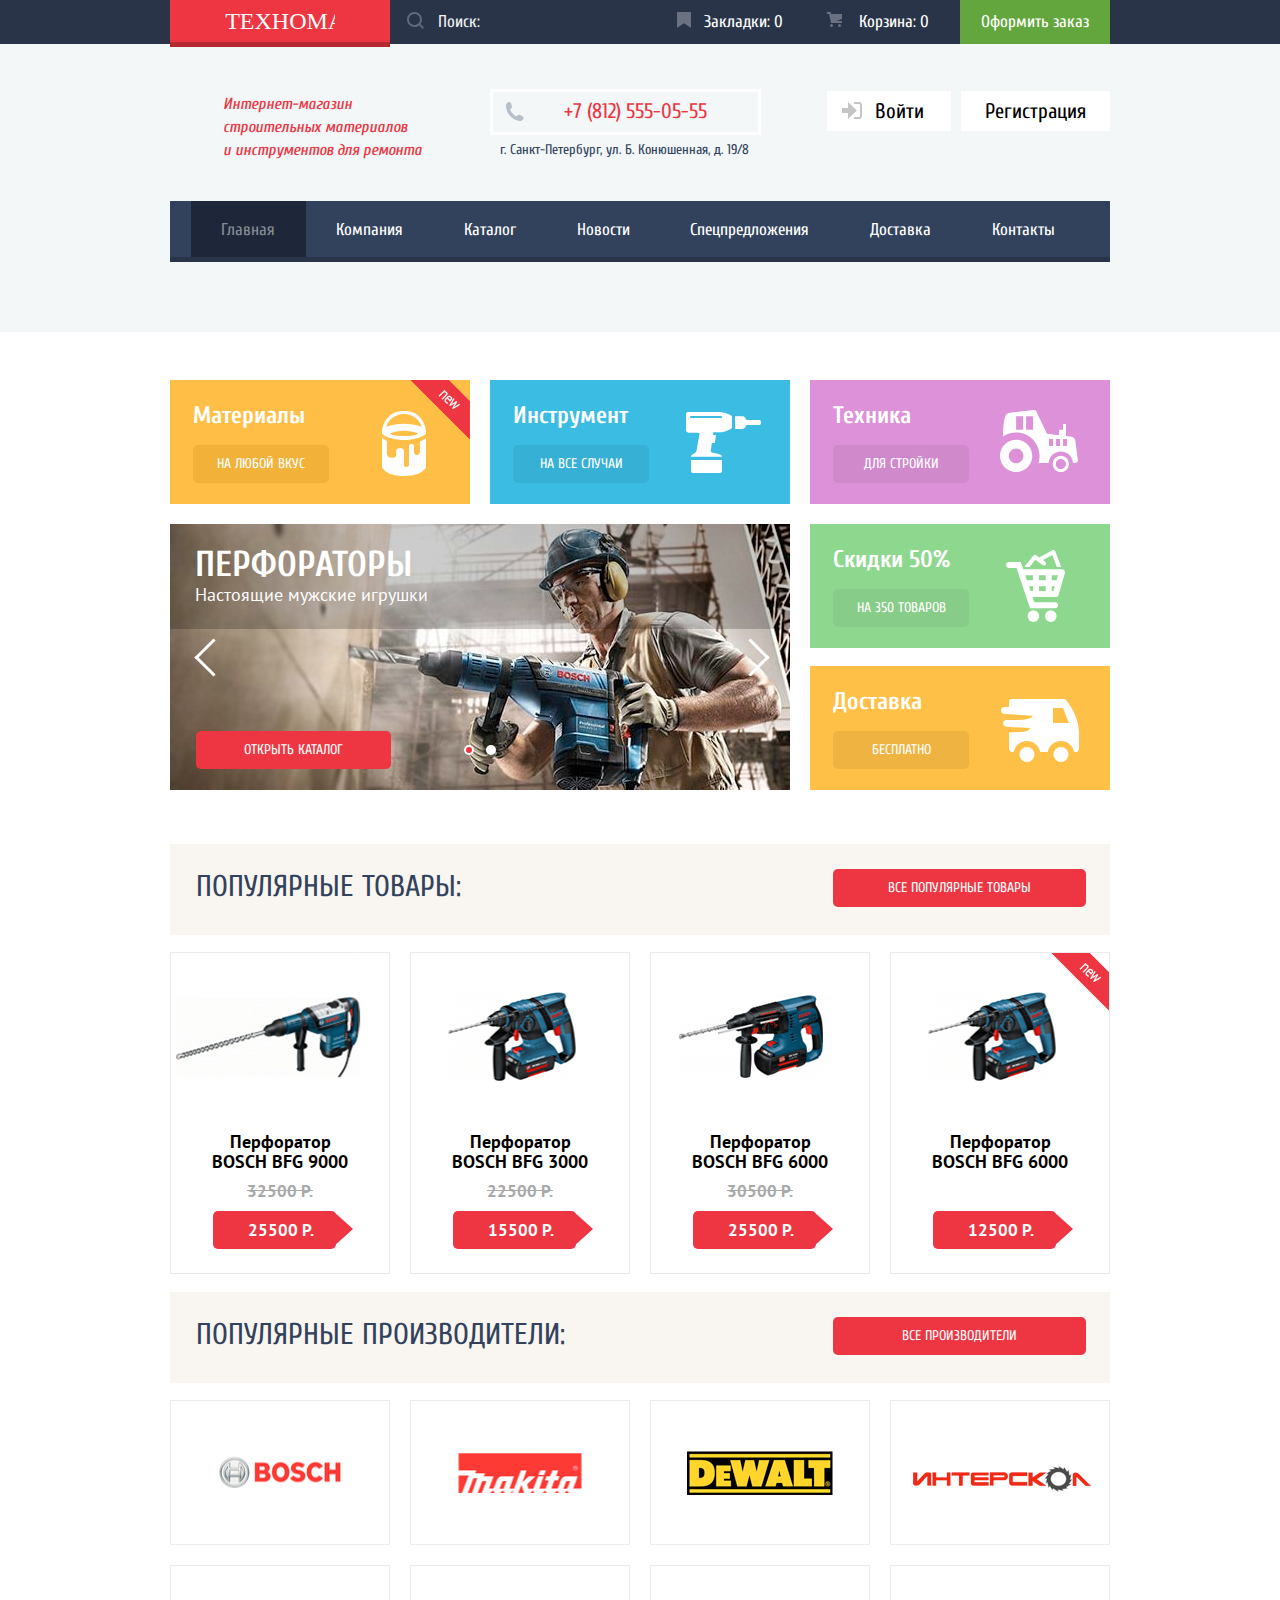
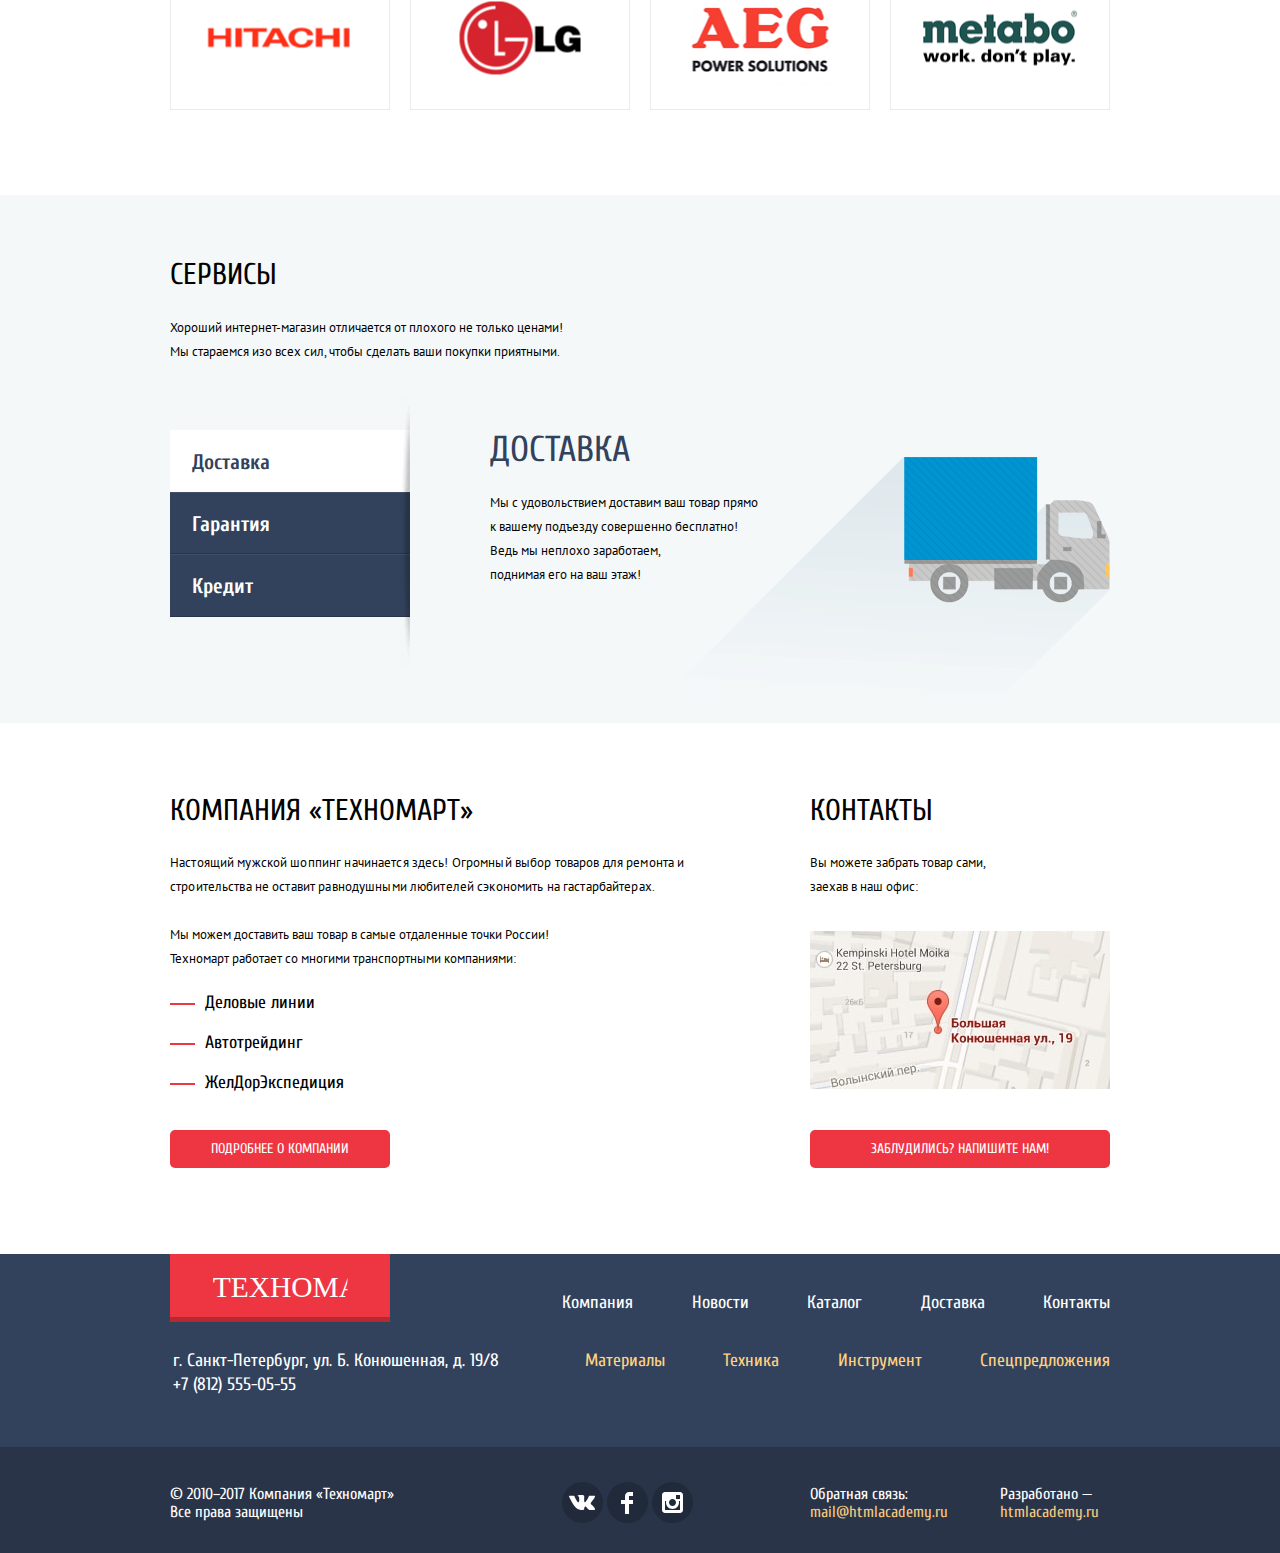
<file: index.html>
<!DOCTYPE html>
<html lang="ru">
<head>
	<meta charset="utf-8">
	<title>HTML Academy: Technomart</title>
	<link href="https://fonts.googleapis.com/css?family=Cuprum:400,400i,700" rel="stylesheet">
	<link href="https://fonts.googleapis.com/css?family=PT+Sans:400,700" rel="stylesheet">
	<link href="css/normalize.css" rel="stylesheet">
	<link rel="stylesheet"  href="css/style.min.css">
</head>
<body>
	<header class="main-header">
		<div class="header-container">
			<div class="container">
				<a class="main-header-logo">
					<img src="img/logo.svg" width="110" height="18" alt="Логотип Technomart">
				</a>
				<form class="search-form" action="https://echo.htmlacademy.ru" method="post">
					<input type="search" name="search" id="search" placeholder="Поиск:">
					<label for="search">
						<svg 
							version="1.1" x="0px" y="0px" width="17px"
							height="17px" viewBox="0 0 17 17" enable-background="new 0 0 17 17" xml:space="preserve">
							<g>
								<path fill="#616978" d="M17,15.586l-3.542-3.542C14.421,10.782,15,9.21,15,7.5C15,3.358,11.643,0,7.5,0C3.358,0,0,3.358,0,7.5
								C0,11.643,3.358,15,7.5,15c1.71,0,3.282-0.579,4.544-1.542L15.586,17L17,15.586z M2,7.5C2,4.467,4.467,2,7.5,2
								C10.532,2,13,4.467,13,7.5c0,3.032-2.468,5.5-5.5,5.5C4.467,13,2,10.532,2,7.5z"/>
							</g>
						</svg>
					</label>
				</form>
				<ul class="menu-list">
					<li class="menu-item">
						<a href="">Закладки: 0</a>
						<svg
							version="1.1" x="0px" y="0px"
		 					width="14px" height="16px" viewBox="0 0 14 16" enable-background="new 0 0 14 16" xml:space="preserve">
							<path fill="#E72C2D" d="M14,15c0,0.55-0.368,0.741-0.818,0.426l-5.363-3.765c-0.45-0.315-1.187-0.315-1.637,0l-5.364,3.765
							C0.368,15.741,0,15.55,0,15V1c0-0.55,0.45-1,1-1h12c0.55,0,1,0.45,1,1V15z"/>
						</svg>
					</li>
					<li class="menu-item">
						<a href="">Корзина: 0</a>
						<svg 
							version="1.1" x="0px" y="0px"
							width="15px" height="15px" viewBox="0 0 15 15" enable-background="new 0 0 15 15" xml:space="preserve">
							<g>
								<circle cx="4.5" cy="13.5" r="1.5"/>
								<circle cx="12.5" cy="13.5" r="1.5"/>
								<polygon points="15,2 4.07,2 3.648,0 0,0 0,2 2.031,2 4.016,11 15,11 15,9 9.441,9 15,6.951 	"/>
							</g>
						</svg>
					</li>
					<li class="menu-item">
						<a class="design" href="">Оформить заказ</a>
					</li>
				</ul>
			</div>
		</div>
		<section class="about">
			<h1 class="visually-hidden">Техномарт</h1>
			<div class="container">
				<p class="description">
					Интернет-магазин строительных материалов<br> и инструментов для ремонта
				</p>
				<div class="contacts">
					<p class="phone">
						<span class="phone-number">+7 (812) 555-05-55</span>
					</p>
					<p class="address">
						г. Санкт-Петербург, ул. Б. Конюшенная, д. 19/8
					</p>
				</div>
				<p class="authorization">
					<a class="login" href="">
						<svg 
							version="1.1" x="0px" y="0px"
							width="20px" height="17px" viewBox="0 0 20 17" enable-background="new 0 0 20 17" xml:space="preserve">
							<g>
								<polygon fill="#c5c5c5" points="14.875,8.5 6,0 6,6 0,6 0,11 6,11 6,17 	"/>
							</g>
							<path fill="#c5c5c5" d="M16.986,15.01h-5.027V17h5.027c2.178,0,3.004-1.81,3.029-3.026V3.028C19.99,1.811,19.164,0,16.986,0h-5.027
							v1.99h5.027c0.839,0,0.992,0.681,1.01,1.057v10.904C17.979,14.327,17.825,15.01,16.986,15.01z"/>
						</svg>
						<span>Войти</span>
					</a>
					<a class="registration" href="">Регистрация</a>
				</p>
			</div>
		</section>
		<nav class="main-navigation">
			<div class="container">
				<ul class="site-navigation">
					<li>
						<a class="active">Главная</a>
					</li>
					<li>
						<a href="">Компания</a>
					</li>
					<li>
						<a href="catalog.html">Каталог</a>
					</li>
					<li>
						<a href="">Новости</a>
					</li>
					<li>
						<a href="">Спецпредложения</a>
					</li>
					<li>
						<a href="">Доставка</a>
					</li>
					<li>
						<a href="">Контакты</a>
					</li>
				</ul>
			</div>
		</nav>
	</header>
	<main>
		<section class="promo">
			<div class="container">
				<h2 class="visually-hidden">Промо</h2>
				<ul class="promo-list">
					<li class="promo-item">
						<h3>Материалы</h3>
						<a href="">на любой вкус</a>
					</li>
					<li class="promo-item">
						<h3>Инструмент</h3>
						<a href="">НА ВСЕ СЛУЧАИ</a>
					</li>
					<li class="promo-item">
						<h3>Техника</h3>
						<a href="">для стройки</a>
					</li>
				</ul>
			</div>	
		</section>
		<section class="promo-other">
			<div class="container">
				<h2 class="visually-hidden">Лучшие товары</h2>
				<div class="slider">
					<div class="wrapper">
						<input type="radio" id="slider-1" name="toggle" checked="">
						<input type="radio" id="slider-2" name="toggle">
						<div class="slider-controls">
							<label class="slider-controls-item slider-controls-item-1" for="slider-1">
								<span class="visually-hidden">Первый</span>	
							</label>
							<label class="slider-controls-item slider-controls-item-2" for="slider-2">
								<span class="visually-hidden">Второй</span>	
							</label>
						</div>
						<div class="slider-controls-buttons">
							<label for="slider-1">
								<span class="visually-hidden">
									Влево
								</span>
							</label>
							<label for="slider-2">
								<span class="visually-hidden">
									Вправо			
								</span>
							</label>
						</div>
						<ul class="slider-list">
							<li class="slider-list-item">
								<div class="description">				
									<h2>Перфораторы</h2>
									<span>Настоящие мужские игрушки</span>
								</div>
								<a href="catalog.html">ОТКРЫТЬ КАТАЛОГ</a>
							</li>
							<li class="slider-list-item">
								<div class="description">				
									<h2>Дрели</h2>
									<span>Соседям на радость!</span>
								</div>
								<a href="catalog.html">ОТКРЫТЬ КАТАЛОГ</a>
							</li>
						</ul>
					</div>
				</div>
				<ul class="promo-list-other">
					<li class="promo-item-other">
						<h3>Скидки 50%</h3>
						<a href="">На 350 ТОВАРОВ</a>
					</li>
					<li class="promo-item-other">
						<h3>Доставка</h3>
						<a href="">бесплатно</a>
					</li>
				</ul>
			</div>
		</section>
		<section class="popular-goods">
			<div class="container">
				<div class="heading">
					<h2>Популярные <span>товары:</span></h2>
					<a href="">все популярные товары</a>
				</div>
				<ul class="popular-list">
					<li class="popular-item">
						<p class="popular-item-image">
							<img src="img/snippet-1.png" width="184" height="164" alt="Товар-1">
						</p>
						<h3>Перфоратор BOSCH BFG 9000</h3>
						<span>
							32500 Р.
							<i class="visually-hidden">
								Старая цена
							</i>
						</span>
						<span class="price">
							25500 Р.
							<i class="visually-hidden">
								Новая цена
							</i>
						</span>
						<p class="item-buttons">
							<button type="button" class="button-buy">
								<svg 
									version="1.1" x="0px" y="0px"
									width="15px" height="15px" viewBox="0 0 15 15" enable-background="new 0 0 15 15" xml:space="preserve">
									<g>
										<circle cx="4.5" cy="13.5" r="1.5"/>
										<circle cx="12.5" cy="13.5" r="1.5"/>
										<polygon points="15,2 4.07,2 3.648,0 0,0 0,2 2.031,2 4.016,11 15,11 15,9 9.441,9 15,6.951 	"/>
									</g>
								</svg>
								КУПИТЬ
							</button>
							<button type="button" class="button-bookmarks">
								В закладки
							</button>
						</p>
					</li>
					<li class="popular-item">
						<p class="popular-item-image">
							<img src="img/snippet-2.png" width="127" height="112" alt="Товар-2">
						</p>
						<h3>Перфоратор BOSCH BFG 3000</h3>
						<span>
							22500 Р.
							<i class="visually-hidden">
								Старая цена
							</i>
						</span>
						<span class="price">
							15500 Р.
							<i class="visually-hidden">
								Новая цена
							</i>
						</span>
						<p class="item-buttons">
							<button type="button" class="button-buy">
								<svg 
									version="1.1" x="0px" y="0px"
									width="15px" height="15px" viewBox="0 0 15 15" enable-background="new 0 0 15 15" xml:space="preserve">
									<g>
										<circle cx="4.5" cy="13.5" r="1.5"/>
										<circle cx="12.5" cy="13.5" r="1.5"/>
										<polygon points="15,2 4.07,2 3.648,0 0,0 0,2 2.031,2 4.016,11 15,11 15,9 9.441,9 15,6.951 	"/>
									</g>
								</svg>
								КУПИТЬ
							</button>
							<button type="button" class="button-bookmarks">
								В закладки
							</button>
						</p>
					</li>
					<li class="popular-item">
						<p class="popular-item-image">
							<img src="img/snippet-3.png" width="144" height="128" alt="Товар-3">
						</p>
						<h3>Перфоратор BOSCH BFG 6000</h3>
						<span>
							30500 Р.
							<i class="visually-hidden">
								Старая цена
							</i>
						</span>
						<span class="price">
							25500 Р.
							<i class="visually-hidden">
								Новая цена
							</i>
						</span>
						<p class="item-buttons">
							<button type="button" class="button-buy">
								<svg 
									version="1.1" x="0px" y="0px"
									width="15px" height="15px" viewBox="0 0 15 15" enable-background="new 0 0 15 15" xml:space="preserve">
									<g>
										<circle cx="4.5" cy="13.5" r="1.5"/>
										<circle cx="12.5" cy="13.5" r="1.5"/>
										<polygon points="15,2 4.07,2 3.648,0 0,0 0,2 2.031,2 4.016,11 15,11 15,9 9.441,9 15,6.951 	"/>
									</g>
								</svg>
								КУПИТЬ
							</button>
							<button type="button" class="button-bookmarks">
								В закладки
							</button>
						</p>
					</li>
					<li class="popular-item one-price">
						<p class="popular-item-image">
							<img src="img/snippet-4.png" width="127" height="112" alt="Товар-4">
						</p>
						<h3>Перфоратор BOSCH BFG 6000</h3>
						<span class="price">
							12500 Р.
						</span>
						<p class="item-buttons">
							<button type="button" class="button-buy">
								<svg 
									version="1.1" x="0px" y="0px"
									width="15px" height="15px" viewBox="0 0 15 15" enable-background="new 0 0 15 15" xml:space="preserve">
									<g>
										<circle cx="4.5" cy="13.5" r="1.5"/>
										<circle cx="12.5" cy="13.5" r="1.5"/>
										<polygon points="15,2 4.07,2 3.648,0 0,0 0,2 2.031,2 4.016,11 15,11 15,9 9.441,9 15,6.951 	"/>
									</g>
								</svg>
								КУПИТЬ
							</button>
							<button type="button" class="button-bookmarks">
								В закладки
							</button>
						</p>
					</li>
				</ul>
			</div>
			<div class="modal-info">
				<div class="wrapper">	
					<div class="heading-info">
						<p class="icon"></p>
						<h2>Товар добавлен в корзину!</h2>
					</div>
					<div class="modal-buttons">
						<a href="">ОФОРМИТЬ ЗАКАЗ</a>
						<button class="continue">ПРОДОЛЖИТЬ ПОКУПКИ</button>
						<button class="modal-close"></button>
					</div>
				</div>
			</div>
		</section>
		<section class="popular-manufacturers">
			<div class="container">
				<div class="heading">
					<h2 class="caption">Популярные Производители:</h2>
					<a href="">все производители</a>
				</div>
				<div class="manufacturers-list">
					<a href="" class="manufacturers-item">
						<img src="img/bosch.png" width="126" height="37" alt="BOSCH">
						<span class="visually-hidden">BOSCH</span>
					</a>
					<a href="" class="manufacturers-item">
						<img src="img/makita.png" width="123" height="40" alt="MAKITA">
						<span class="visually-hidden">MAKITA</span>
					</a>
					<a href="" class="manufacturers-item">
						<img src="img/dewalt.png" width="146" height="44" alt="DEWALT">
						<span class="visually-hidden">DEWALT</span>
					</a>
					<a href="" class="manufacturers-item">
						<img src="img/inter.png" width="200" height="88" alt="ИНТЕРСКОЛ">
						<span class="visually-hidden">ИНТЕРСКОЛ</span>
					</a>
					<a href="" class="manufacturers-item">
						<img src="img/Hitachi.png" width="169" height="31" alt="HITACHI">
						<span class="visually-hidden">Hitachi</span>
					</a>
					<a href="" class="manufacturers-item">
						<img src="img/LG.png" width="121" height="73" alt="LG">
						<span class="visually-hidden">LG</span>
					</a>
					<a href="" class="manufacturers-item">
						<img src="img/AEG.png" width="151" height="96" alt="AEG">
						<span class="visually-hidden">AEG</span>
					</a>
					<a href="" class="manufacturers-item">
						<img src="img/Metabo.png" width="204" height="69" alt="Metabo">
						<span class="visually-hidden">Metabo</span>
					</a>	
				</div>
			</div>
		</section>
		<section class="services">
			<div class="container">
				<h2>Сервисы</h2>
				<p>
					Хороший интернет-магазин отличается от плохого не только ценами!
					Мы стараемся изо всех сил, чтобы сделать ваши покупки приятными.
				</p>
				<div class="services-slider">
					<input class="visually-hidden" type="radio" name="buttons" id="services-1" checked="">
					<input class="visually-hidden" type="radio" name="buttons" id="services-2">
					<input class="visually-hidden" type="radio" name="buttons" id="services-3">
					<div class="services-control">
						<label class="services-control-item services-control-item-1" for="services-1">
						Доставка	
						</label>
						<label class="services-control-item services-control-item-2" for="services-2">
						Гарантия	
						</label>
						<label class="services-control-item services-control-item-3" for="services-3">
						Кредит	
						</label>
					</div>
					<ul class="services-list">
						<li class="services-item">
							<div class="wrapper">
								<div class="description">
									<h2>Доставка</h2>
									<p>
										Мы с удовольствием доставим ваш товар прямо 
										к вашему подъезду совершенно бесплатно!
										<span>Ведь мы неплохо заработаем,</span> поднимая его на ваш этаж!
									</p>
								</div>
								<img src="img/delivery.png" width="206" height="146" alt="Доставка">
							</div>
						</li>
						<li class="services-item">
							<div class="wrapper">
								<div class="description">
									<h2>Гарантия</h2>
									<p>
										Если купленный у нас товар поломается или заискрит,<br> а также в случае пожара, спровоцированного его возгаранием,  вы всегда можете быть уверены в нашей гарантии. Мы обменяем сгоревший товар на <span>новый.</span> Дом уж восстановите как-нибудь сами.
									</p>
								</div>
								<img src="img/guarantee.png" width="170" height="172" alt="Гарантия">
							</div>
						</li>
						<li class="services-item">
							<div class="wrapper">
								<div class="description">
									<h2>Кредит</h2>
									<p>
										Залезть в долговую яму стало проще! Кредитные консультанты придут вам на помощь.
									</p>
									<button type="button" class="send-request">
										ОТПРАВИТЬ ЗАЯВКУ
									</button>
								</div>
								<img src="img/credit.png" width="181" height="184" alt="Кредит">
							</div>
						</li>
					</ul>
				</div>
			</div>
		</section>
		<article class="about-technomart">
			<div class="container">
				<div class="technomart-description">
					<h2>КОМПАНИЯ «Техномарт»</h2>
					<p class="promo">
						Настоящий мужской шоппинг начинается здесь! Огромный выбор товаров для ремонта и строительства не оставит равнодушными любителей сэкономить на гастарбайтерах.
					</p>
					<p class="promo">
						Мы можем доставить ваш товар в самые отдаленные точки России! Техномарт работает со многими транспортными компаниями: 
					</p>
					<ul class="companies-list">
						<li class="companies-item">Деловые линии</li>
						<li class="companies-item">Автотрейдинг</li>
						<li class="companies-item">ЖелДорЭкспедиция</li>
					</ul>
					<a href="" class="more-details">Подробнее о компании</a>
				</div>
				<div class="contacts">
					<h2>КОНТАКТЫ</h2>
					<p class="contacts-promo">
						Вы можете забрать товар сами, заехав в наш офис:
					</p>
					<button class="map">
						<img src="img/map.jpg" width="300" height="158" alt="Карта">
					</button>
					<button class="write-us">
						Заблудились? Напишите нам!
					</button>
				</div>
			</div>
			<div class="blocker">
				<div class="map-popup">
					<iframe src="https://www.google.com/maps/embed?pb=!1m18!1m12!1m3!1d2867.5956727089283!2d30.32053461368903!3d59.938353002706314!2m3!1f0!2f0!3f0!3m2!1i1024!2i768!4f13.1!3m3!1m2!1s0x4696310fb661d55f%3A0xd0cc7f055debe430!2z0JHQvtC70YzRiNCw0Y8g0JrQvtC90Y7RiNC10L3QvdCw0Y8g0YPQuy4sINCh0LDQvdC60YIt0J_QtdGC0LXRgNCx0YPRgNCzLCDQoNC-0YHRltGPLCAxOTExODY!5e0!3m2!1suk!2sua!4v1519584063827" width="940" height="447" allowfullscreen></iframe>
					<button type="button" class="popup-close"></button>
				</div>
			</div>
			<section class="modal">
				<h2 class="visually-hidden">Введите свои данные</h2>
				<form class="login-form" action="https://echo.htmlacademy.ru" method="post">
				<div class="wrapper">
					<p>
						<label for="user-name">Ваше имя:</label>
						<input type="text" name="user-name" id="user-name" placeholder="Представьтесь, пожалуйста" required="" autofocus="">
					</p>
					<p>
						<label for="user-email">Ваш e-mail:</label>
						<input type="email" name="user-email" id="user-email" placeholder="Для отправки ответа" required="">
					</p>
					<p class="inscription">
						<label for="inscription-text">Текст письма:</label>
						<textarea name="text" id="inscription-text"  placeholder="В свободной форме" required=""></textarea>
					</p>
				</div>
				<div class="buttons">
					<button type="submit">ОТПРАВИТЬ</button>
					<button type="button" class="button-close"></button>
				</div>
				</form>
			</section>
		</article>
	</main>
	<footer class="my-footer">
		<div class="footer-top">
			<div class="container">
				<div class="footer-menu">
					<a class="main-footer-logo">
						<img src="img/logo.svg" width="135" height="23" alt="Логотип Technomart">
					</a>
					<ul class="footer-menu-list">
						<li class="footer-menu-item">
							<a href="">Компания</a>
						</li>
						<li class="footer-menu-item">
							<a href="">Новости</a>
						</li>
						<li class="footer-menu-item">
							<a href="catalog.html">Каталог</a>
						</li>
						<li class="footer-menu-item">
							<a href="">Доставка</a>
						</li>
						<li class="footer-menu-item">
							<a href="">Контакты</a>
						</li>
					</ul>
				</div>
				<div class="footer-sub-menu">
					<p class="our-contacts">
						г. Санкт-Петербург, ул. Б. Конюшенная, д. 19/8 +7 (812) 555-05-55
					</p>
					<ul class="sub-menu-list">
						<li class="sub-menu-item">
							<a href="">Материалы</a>
						</li>
						<li class="sub-menu-item">
							<a href="">Техника</a>
						</li>
						<li class="sub-menu-item">
							<a href="">Инструмент</a>
						</li>
						<li class="sub-menu-item">
							<a href="">Спецпредложения</a>
						</li>
					</ul>
				</div>
			</div>
		</div>
		<div class="footer-bottom">
			<div class="container">
				<p class="copyright">
					© 2010–2017 Компания «Техномарт» Все права защищены
				</p>
				<ul class="social-list"> 
					<li class="social-item">
						<a class="social-button" href="">
							<span class="visually-hidden">vk</span>
							<svg x="0px" y="0px" width="26px" height="15px"			 viewBox="0 0 26 15" enable-background="new 0 0		 26 15" xml:space="preserve">
								<path fill="#FFFFFF" d="M16.138,11.51c0.956-0.309,2.18,2.04,3.483,2.939c0.978,0.681,1.727,0.534,1.727,0.534l3.473-0.05
								c0,0,1.815-0.112,0.957-1.554c-0.071-0.12-0.503-1.069-2.585-3.022c-2.177-2.043-1.882-1.712,0.739-5.244
								c1.597-2.153,2.236-3.468,2.036-4.028c-0.192-0.539-1.365-0.399-1.365-0.399L20.69,0.713c-0.381,0.001-0.704,0.119-0.851,0.515
								c-0.003,0.004-0.621,1.666-1.445,3.079c-1.741,2.989-2.436,3.148-2.724,2.961c-0.661-0.433-0.494-1.737-0.494-2.664
								c0-2.897,0.432-4.105-0.846-4.417c-0.427-0.104-0.739-0.172-1.828-0.182c-1.392-0.021-2.574,0-3.244,0.329
								c-0.445,0.223-0.786,0.712-0.579,0.74c0.26,0.035,0.843,0.16,1.155,0.586c0.401,0.552,0.389,1.789,0.389,1.789
								s0.229,3.411-0.54,3.834c-0.528,0.29-1.25-0.302-2.803-3.016C6.087,2.879,5.488,1.345,5.488,1.345S5.372,1.06,5.162,0.904
								C4.912,0.719,4.562,0.66,4.562,0.66L0.848,0.684c0,0-0.558,0.016-0.763,0.262C-0.097,1.164,0.07,1.614,0.07,1.614
								s2.909,6.881,6.203,10.347c3.02,3.182,6.452,2.971,6.452,2.971h1.555c0,0,0.469-0.054,0.709-0.312
								c0.224-0.24,0.214-0.691,0.214-0.691S15.172,11.82,16.138,11.51z"/>
							</svg>
						</a>
					</li>
					<li class="social-item">
						<a class="social-button" href="">
							<span class="visually-hidden">facebook</span>
							<svg x="0px" y="0px" width="12px" height="22px" 		viewBox="0 0 12 22" enable-background="new 0 0 12	 22" xml:space="preserve">					
								<path fill="#FFFFFF" d="M12,4V0H8C5.791,0,4,1.791,4,4v4H0v4h4v10h4V12h4V8H8V4H12z"/>
							</svg>
						</a>
					</li>
					<li class="social-item">
						<a class="social-button" href="">
							<span class="visually-hidden">instagram</span>
							<svg x="0px" y="0px" width="21px" height="21px"			viewBox="0 0 21 21" enable-background="new 0 0		21 21" xml:space="preserve">
								<path fill="#FFFFFF" d="M18,0H3C1.35,0,0,1.35,0,3v15c0,1.65,1.35,3,3,3h15c1.65,0,3-1.35,3-3V3C21,1.35,19.65,0,18,0z M10.5,7
								c1.93,0,3.5,1.57,3.5,3.5S12.43,14,10.5,14S7,12.43,7,10.5S8.57,7,10.5,7z M18,18H3V9h1.181C4.067,9.482,4,9.983,4,10.5
								c0,3.59,2.91,6.5,6.5,6.5s6.5-2.91,6.5-6.5c0-0.517-0.066-1.018-0.181-1.5H18V18z M18,7h-4V3h4V7z"/>
							</svg>
						</a>
					</li>
				</ul>
				<div class="communication">
					<p class="communication-email">
						Обратная связь:
						<a href="">mail@htmlacademy.ru</a>
					</p>
					<p class="communication-site">
						Разработано —
						<a href="https://htmlacademy.ru/intensive/htmlcss">htmlacademy.ru</a>
					</p>
				</div>
			</div>
		</div>
	</footer>
	<script src="js/script.min.js"></script>
</body>
</html>
</file>
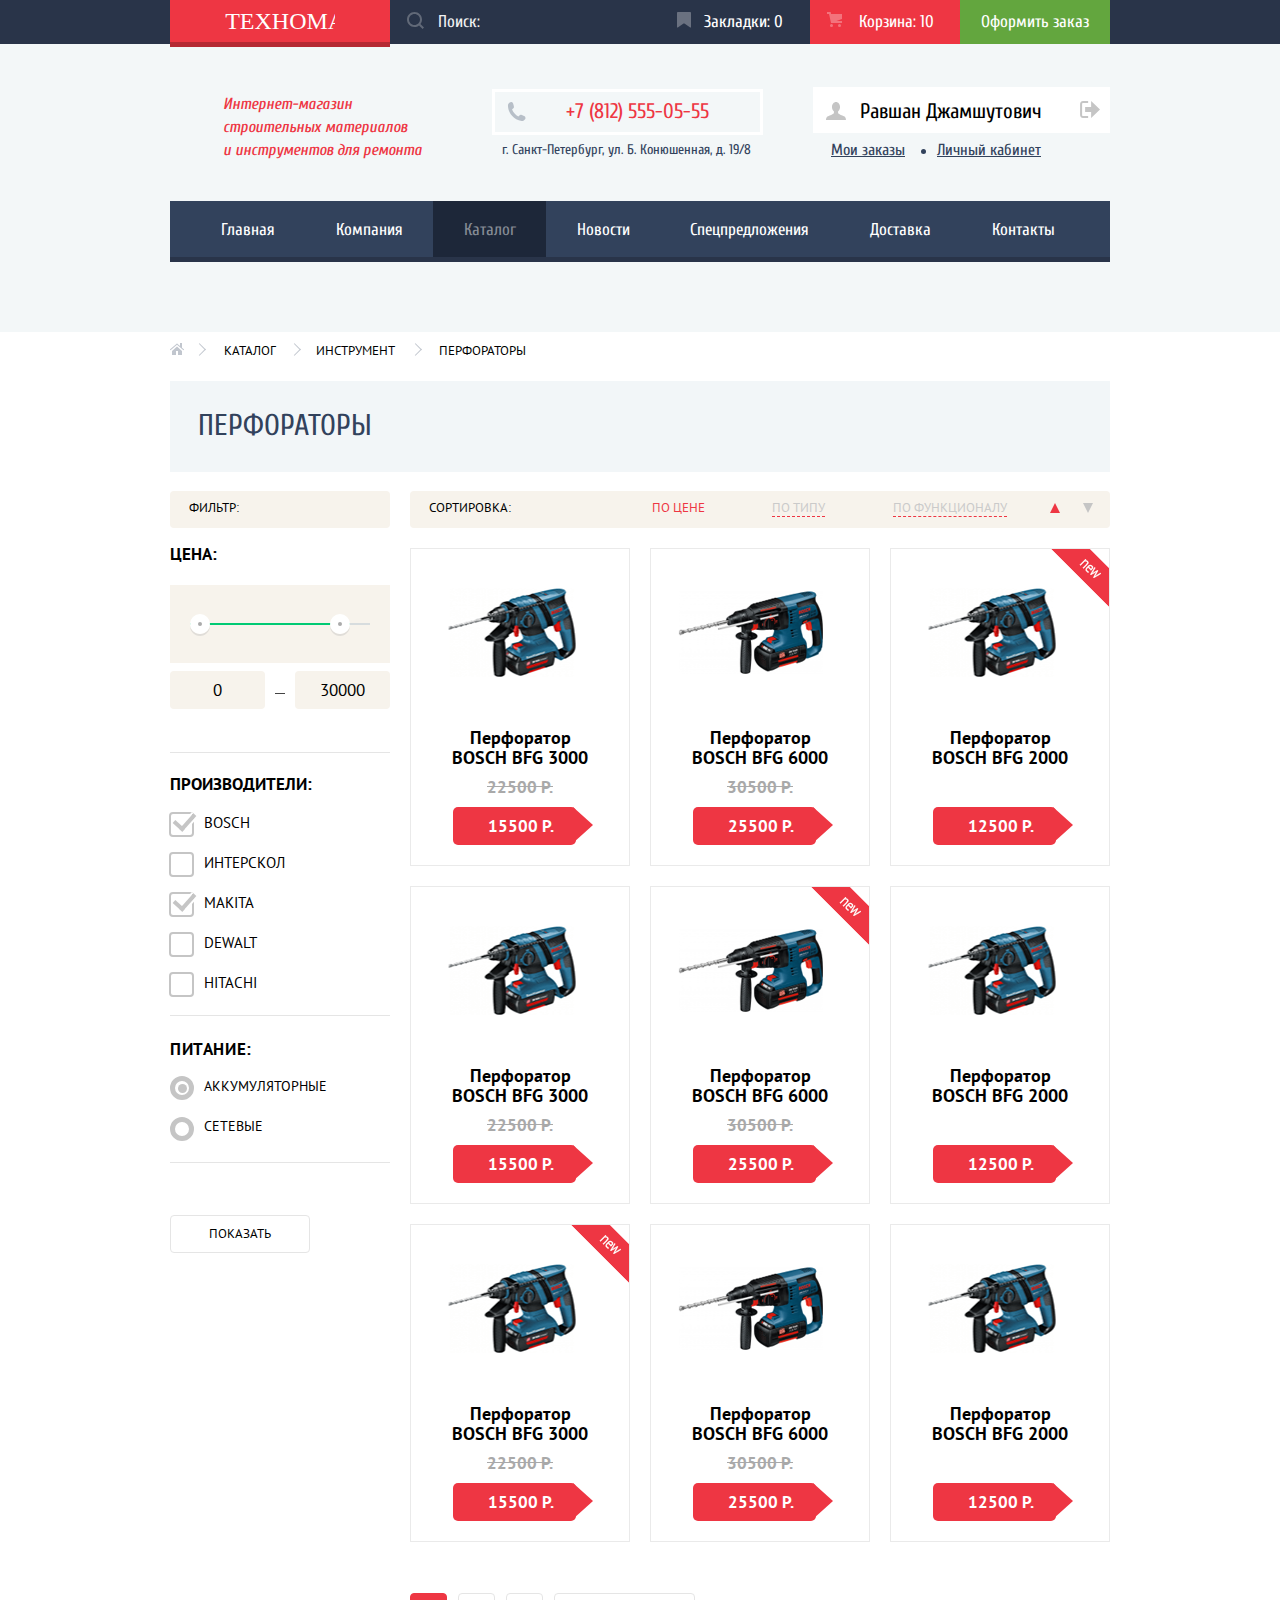
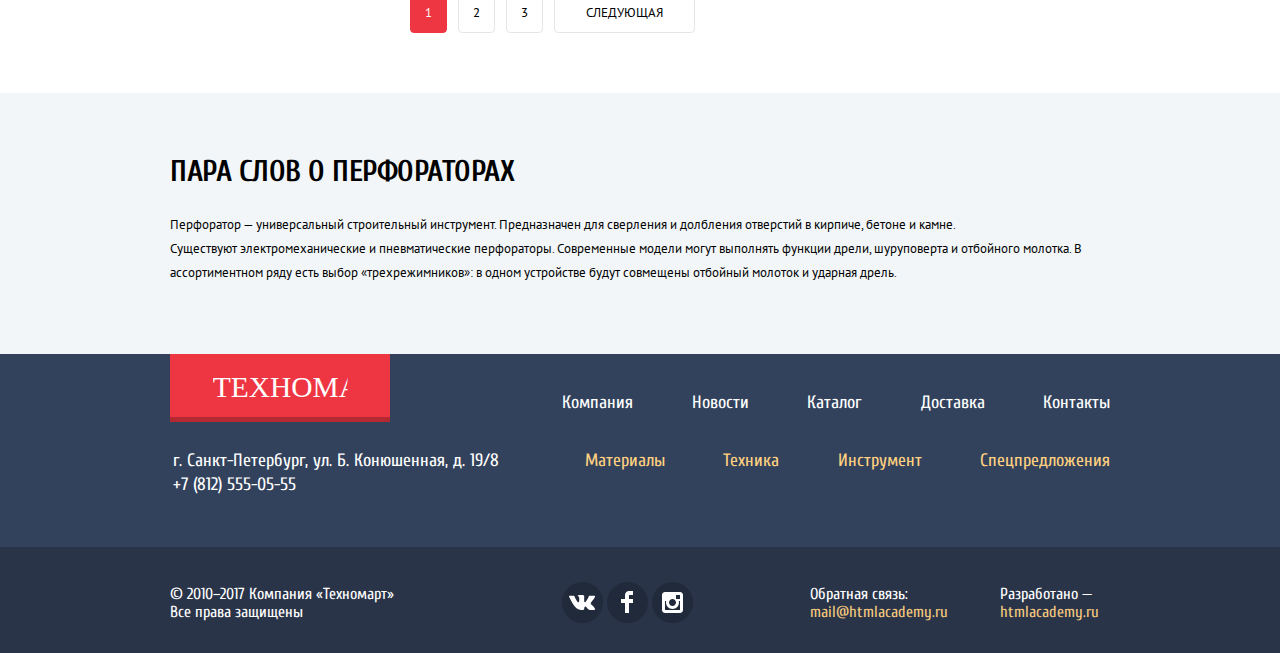
<file: catalog.html>
<!DOCTYPE html>
<html lang="ru">
<head>
	<meta charset="utf-8">
	<title>HTML Academy: Technomart</title>
	<link href="https://fonts.googleapis.com/css?family=Cuprum:400,400i,700" rel="stylesheet">
	<link href="https://fonts.googleapis.com/css?family=PT+Sans:400,700" rel="stylesheet">
	<link href="css/normalize.css" rel="stylesheet">
	<link rel="stylesheet" href="css/style.min.css">
</head>
<body class="catalog">
	<header class="main-header">
		<div class="header-container">
			<div class="container">
				<a href="index.html" class="main-header-logo">
					<img src="img/logo.svg" width="110" height="18" alt="Логотип Technomart">
				</a>
				<form class="search-form" action="https://echo.htmlacademy.ru" method="post">
					<input type="search" name="search" id="search" placeholder="Поиск:">
					<label for="search">
						<svg 
							version="1.1" x="0px" y="0px" width="17px"
							height="17px" viewBox="0 0 17 17" enable-background="new 0 0 17 17" xml:space="preserve">
							<g>
								<path fill="#616978" d="M17,15.586l-3.542-3.542C14.421,10.782,15,9.21,15,7.5C15,3.358,11.643,0,7.5,0C3.358,0,0,3.358,0,7.5
								C0,11.643,3.358,15,7.5,15c1.71,0,3.282-0.579,4.544-1.542L15.586,17L17,15.586z M2,7.5C2,4.467,4.467,2,7.5,2
								C10.532,2,13,4.467,13,7.5c0,3.032-2.468,5.5-5.5,5.5C4.467,13,2,10.532,2,7.5z"/>
							</g>
						</svg>
					</label>
				</form>
				<ul class="menu-list">
					<li class="menu-item">
						<a href="">Закладки: 0</a>
						<svg
							version="1.1" x="0px" y="0px"
		 					width="14px" height="16px" viewBox="0 0 14 16" enable-background="new 0 0 14 16" xml:space="preserve">
							<path fill="#E72C2D" d="M14,15c0,0.55-0.368,0.741-0.818,0.426l-5.363-3.765c-0.45-0.315-1.187-0.315-1.637,0l-5.364,3.765
							C0.368,15.741,0,15.55,0,15V1c0-0.55,0.45-1,1-1h12c0.55,0,1,0.45,1,1V15z"/>
						</svg>
					</li>
					<li class="menu-item">
						<a class="basket-active" href="">Корзина: 10</a>
						<svg class="basket-svg"
							version="1.1" x="0px" y="0px"
							width="15px" height="15px" viewBox="0 0 15 15" enable-background="new 0 0 15 15" xml:space="preserve">
							<g>
								<circle cx="4.5" cy="13.5" r="1.5"/>
								<circle cx="12.5" cy="13.5" r="1.5"/>
								<polygon points="15,2 4.07,2 3.648,0 0,0 0,2 2.031,2 4.016,11 15,11 15,9 9.441,9 15,6.951 	"/>
							</g>
						</svg>
					</li>
					<li class="menu-item">
						<a class="design" href="">Оформить заказ</a>
					</li>
				</ul>
			</div>
		</div>
		<section class="about">
			<h2 class="visually-hidden">Техномарт</h2>
			<div class="container">
				<p class="description">
					Интернет-магазин строительных материалов<br> и инструментов для ремонта
				</p>
				<div class="contacts">
					<p class="phone">
						<span class="phone-number">+7 (812) 555-05-55</span>
					</p>
					<p class="address">
						г. Санкт-Петербург, ул. Б. Конюшенная, д. 19/8
					</p>
				</div>
				<p class="authorization">
					<a class="login" href="">
						<svg 
							version="1.1" x="0px" y="0px"
							width="20px" height="17px" viewBox="0 0 20 17" enable-background="new 0 0 20 17" xml:space="preserve">
							<g>
								<polygon fill="#c5c5c5" points="14.875,8.5 6,0 6,6 0,6 0,11 6,11 6,17 	"/>
							</g>
							<path fill="#c5c5c5" d="M16.986,15.01h-5.027V17h5.027c2.178,0,3.004-1.81,3.029-3.026V3.028C19.99,1.811,19.164,0,16.986,0h-5.027
							v1.99h5.027c0.839,0,0.992,0.681,1.01,1.057v10.904C17.979,14.327,17.825,15.01,16.986,15.01z"/>
						</svg>
						<span>Войти</span>
					</a>
					<a class="registration" href="">Регистрация</a>
				</p>
				<div class="user-authorization">
					<p class="user-info">
						<a class="user-profile" href="">
							<svg x="0px" y="0px" width="20px" height="18px" 			viewBox=" 	0 0 20 18" enable-background="new 0 0 20 	 18" xml:space=	   "preserve">
								<path fill="#32425C" d="M17.881,14.166c-2.144-0.735-4.256-1.666-5.207-2.39c-0.657-0.501-0.77-1.618-0.517-2.415					
								c1.118-0.903,1.864-2.477,1.864-4.278C14.021,2.276,12.221,0,10,0S5.979,2.276,5.979,5.083c0,1.801,0.746,3.374,1.863,4.277
								c0.253,0.798,0.141,1.915-0.517,2.416c-0.95,0.724-3.063,1.654-5.207,2.39S0,18,0,18h20C20,18,20.025,14.901,17.881,14.166z"/>
							</svg>
							<span class="user-name">Равшан Джамшутович</span>
						</a>
						<a class="user-deauthorization" href="">
							<svg x="0px" y="0px"			
								width="21px" height="17px" viewBox="0 0 21 17" enable-background="new 0 0 21 17" xml:space="preserve">
								<g>
								<polygon fill="#c5c5c5" points="21,8.5 12.125,0 12.125,6 6.125,6 6.125,11 12.125,11 12.125,17 	"/>
								<path fill="#c5c5c5" d="M3.106,13.952V3.048c0.018-0.376,0.171-1.057,1.01-1.057h5.027V0H4.116C1.938,0,1.112,1.81,1.087,3.027
								v10.946C1.112,15.189,1.938,17,4.116,17h5.027v-1.99H4.116C3.277,15.01,3.124,14.327,3.106,13.952z"/>
								</g>
							</svg>
						</a>
					</p>
					<p class="user-details">
						<a href="">Мои заказы</a>
						<a href="">Личный кабинет</a>
					</p>
				</div>
			</div>
		</section>
		<nav class="main-navigation">
			<div class="container">
				<ul class="site-navigation">
					<li>
						<a href="index.html">Главная</a>
					</li>
					<li>
						<a href="">Компания</a>
					</li>
					<li>
						<a class="active">Каталог</a>
					</li>
					<li>
						<a href="">Новости</a>
					</li>
					<li>
						<a href="">Спецпредложения</a>
					</li>
					<li>
						<a href="">Доставка</a>
					</li>
					<li>
						<a href="">Контакты</a>
					</li>
				</ul>
			</div>
		</nav>
	</header>
	<main>
		<div class="container">
			<ul class="breadcrumbs-list">
				<li class="breadcrumbs-item">
					<a href="index.html">
						<svg x="0px" y="0px" width="15px" height="12px" 			viewBox="	0 0 15 12" enable-background="new 0 0 15 	 12" xml:space=	  "preserve">
							<g>
							<polygon fill="#C1C6CE" points="3,8 3,12 7,12 7,8 9,8 9,12 13,12 13,8 8,3.516 	"/>
							<path fill="#C1C6CE" d="M14.831,6.365L13,4.751V0h-2v2.987L8.332,0.635c-0.02-0.017-0.043-0.023-0.064-0.037
							c-0.026-0.018-0.052-0.035-0.08-0.047C8.156,0.539,8.125,0.533,8.093,0.527C8.062,0.521,8.032,0.515,8,0.515
							c-0.031,0-0.061,0.006-0.092,0.012C7.875,0.533,7.845,0.539,7.813,0.552C7.785,0.563,7.76,0.581,7.733,0.598
							c-0.021,0.014-0.045,0.02-0.064,0.037l-6.498,5.73C0.964,6.548,0.944,6.864,1.126,7.071C1.225,7.183,1.363,7.24,1.501,7.24
							c0.118,0,0.236-0.041,0.331-0.125L8,1.677l6.169,5.438C14.265,7.199,14.383,7.24,14.5,7.24c0.139,0,0.276-0.058,0.375-0.169
							C15.058,6.864,15.038,6.548,14.831,6.365z"/>
							</g>
						</svg>
					</a>
				</li>
				<li class="breadcrumbs-item">
					<a>Каталог</a>
				</li>
				<li class="breadcrumbs-item">
					<a href="">Инструмент</a>
				</li>
				<li class="breadcrumbs-item">
					<a href="">Перфораторы</a>
				</li>
			</ul>
			<h1>ПЕРФОРАТОРЫ</h1>
		</div>
		<div class="goods-available">
			<div class="container">
				<section class="filter">
					<h2>ФИЛЬТР:</h2>
					<form class="filter-form" method="get" action="https://echo.htmlacademy.ru">
						<section class="filter-option">
							<h2 class="visually-hidden">Укажите критерии для поиска</h2>
							<fieldset>
								<legend class="price">ЦЕНА:</legend>
								<div class="range">
									<p class="line"></p>
									<p class="line-left"></p>
									<p class="range-left">
										<img src="img/filter-button.svg" width="20" height="23" alt="Левый ползунок">
									</p>
									<p class="range-right">
										<img src="img/filter-button.svg" width="20" height="23" alt="Правый ползунок">
									</p>
								</div>
								<div class="cost">
									<p class="cost-min">
										<input type="text" name="price-min" id="price-min" value="0" placeholder="0"> 
										<span class="visually-hidden">
											Минимальная цена
										</span>
									</p>
									<p class="cost-max">
										<input type="text" name="price-max" id="price-max" value="30000" placeholder="30000"> 
										<span class="visually-hidden">
											Максимальная цена
										</span>
									</p>
								</div>
							</fieldset>
							<fieldset>
								<legend>ПРОИЗВОДИТЕЛИ:</legend>
								<ul class="maker-list">
									<li class="maker-item">
										<input class="visually-hidden filter-input filter-input-checkbox" type="checkbox" name="bosch" id="maker-1" checked="">
										<label for="maker-1">
											BOSCH
										</label>
									</li>
									<li class="maker-item">
										<input class="visually-hidden filter-input filter-input-checkbox" type="checkbox" name="intersckol" id="maker-2">
										<label for="maker-2">
											ИНТЕРСКОЛ
										</label>
									</li>
									<li class="maker-item">
										<input class="visually-hidden filter-input filter-input-checkbox" type="checkbox" name="makita" id="maker-3" checked="">
										<label for="maker-3">
											MAKITA
										</label>
									</li>
									<li class="maker-item">
										<input class="visually-hidden filter-input filter-input-checkbox" type="checkbox" name="dewalt" id="maker-4">
										<label for="maker-4">
											DEWALT
										</label>
									</li>
									<li class="maker-item">
										<input class="visually-hidden filter-input filter-input-checkbox" type="checkbox" name="hitachi" id="maker-5">
										<label for="maker-5">
											HITACHI
										</label>
									</li>
								</ul>
							</fieldset>
							<fieldset>
								<legend class="nutrition">ПИТАНИЕ:</legend>
								<ul class="nutrition-list">
									<li class="nutrition-item">
										<input class="visually-hidden filter-input filter-input-radio" type="radio" name="nutrition" id="nutrition-1" checked="">
										<label for="nutrition-1">
											Аккумуляторные
										</label>
									</li>
									<li class="nutrition-item">
										<input class="visually-hidden filter-input filter-input-radio" type="radio" name="nutrition" id="nutrition-2">
										<label for="nutrition-2">
											Сетевые
										</label>
									</li>
								</ul>
							</fieldset>
							<button type="submit">ПОКАЗАТЬ</button>
						</section>
					</form>
				</section>
				<section class="our-goods">
					<h2 class="visually-hidden">Наши товары</h2>
					<div class="sorting">
						<b>СОРТИРОВКА:</b>
						<ul class="sorting-list">
							<li class="sorting-item">
								<a class="active" href="">ПО ЦЕНЕ</a>
							</li>
							<li class="sorting-item">
								<a href="">ПО ТИПУ</a>
							</li>
							<li class="sorting-item">
								<a href="">ПО ФУНКЦИОНАЛУ</a>
							</li>
						</ul>
						<p class="sorting-buttons">
							<button class="button-up active">
								<span class="visually-hidden">
									Oт меньшего к большему
								</span>
							</button>
							<button class="button-down">
								<span class="visually-hidden">
									От большего к меньшему
								</span>
							</button>
						</p>
					</div>
					<ul class="popular-list">
						<li class="popular-item">
							<p class="popular-item-image">
								<img src="img/snippet-2.png" width="127" height="112" alt="Товар-2">
							</p>
							<h3>Перфоратор BOSCH BFG 3000</h3>
							<span>
								22500 Р.
								<i class="visually-hidden">
									Старая цена
								</i>
							</span>
							<span class="price">
								15500 Р.
								<i class="visually-hidden">
									Новая цена
								</i>
							</span>
							<p class="item-buttons">
								<button type="button" class="button-buy">
									<svg 
										version="1.1" x="0px" y="0px"
										width="15px" height="15px" viewBox="0 0 15 15" enable-background="new 0 0 15 15" xml:space="preserve">
										<g>
											<circle cx="4.5" cy="13.5" r="1.5"/>
											<circle cx="12.5" cy="13.5" r="1.5"/>
											<polygon points="15,2 4.07,2 3.648,0 0,0 0,2 2.031,2 4.016,11 15,11 15,9 9.441,9 15,6.951 	"/>
										</g>
									</svg>
									КУПИТЬ
								</button>
								<button type="button" class="button-bookmarks">
									В закладки
								</button>
							</p>
						</li>
						<li class="popular-item">
							<p class="popular-item-image">
								<img src="img/snippet-3.png" width="144" height="128" alt="Товар-3">
							</p>
							<h3>Перфоратор BOSCH BFG 6000</h3>
							<span>
								30500 Р.
								<i class="visually-hidden">
									Старая цена
								</i>
							</span>
							<span class="price">
								25500 Р.
								<i class="visually-hidden">
									Новая цена
								</i>
							</span>
							<p class="item-buttons">
								<button type="button" class="button-buy">
									<svg 
										version="1.1" x="0px" y="0px"
										width="15px" height="15px" viewBox="0 0 15 15" enable-background="new 0 0 15 15" xml:space="preserve">
										<g>
											<circle cx="4.5" cy="13.5" r="1.5"/>
											<circle cx="12.5" cy="13.5" r="1.5"/>
											<polygon points="15,2 4.07,2 3.648,0 0,0 0,2 2.031,2 4.016,11 15,11 15,9 9.441,9 15,6.951 	"/>
										</g>
									</svg>
									КУПИТЬ
								</button>
								<button type="button" class="button-bookmarks">
									В закладки
								</button>
							</p>
						</li>
						<li class="popular-item one-price new">
							<p class="popular-item-image">
								<img src="img/snippet-4.png" width="127" height="112" alt="Товар-4">
							</p>
							<h3>Перфоратор BOSCH BFG 2000</h3>
							<span class="price">
								12500 Р.
							</span>
							<p class="item-buttons">
								<button type="button" class="button-buy">
									<svg 
										version="1.1" x="0px" y="0px"
										width="15px" height="15px" viewBox="0 0 15 15" enable-background="new 0 0 15 15" xml:space="preserve">
										<g>
											<circle cx="4.5" cy="13.5" r="1.5"/>
											<circle cx="12.5" cy="13.5" r="1.5"/>
											<polygon points="15,2 4.07,2 3.648,0 0,0 0,2 2.031,2 4.016,11 15,11 15,9 9.441,9 15,6.951 	"/>
										</g>
									</svg>
									КУПИТЬ
								</button>
								<button type="button" class="button-bookmarks">
									В закладки
								</button>
							</p>
						</li>
						<li class="popular-item">
							<p class="popular-item-image">
								<img src="img/snippet-2.png" width="127" height="112" alt="Товар-2">
							</p>
							<h3>Перфоратор BOSCH BFG 3000</h3>
							<span>
								22500 Р.
								<i class="visually-hidden">
									Старая цена
								</i>
							</span>
							<span class="price">
								15500 Р.
								<i class="visually-hidden">
									Новая цена
								</i>
							</span>
							<p class="item-buttons">
								<button type="button" class="button-buy">
									<svg 
										version="1.1" x="0px" y="0px"
										width="15px" height="15px" viewBox="0 0 15 15" enable-background="new 0 0 15 15" xml:space="preserve">
										<g>
											<circle cx="4.5" cy="13.5" r="1.5"/>
											<circle cx="12.5" cy="13.5" r="1.5"/>
											<polygon points="15,2 4.07,2 3.648,0 0,0 0,2 2.031,2 4.016,11 15,11 15,9 9.441,9 15,6.951 	"/>
										</g>
									</svg>
									КУПИТЬ
								</button>
								<button type="button" class="button-bookmarks">
									В закладки
								</button>
							</p>
						</li>
						<li class="popular-item new">
							<p class="popular-item-image">
								<img src="img/snippet-3.png" width="144" height="128" alt="Товар-3">
							</p>
							<h3>Перфоратор BOSCH BFG 6000</h3>
							<span>
								30500 Р.
								<i class="visually-hidden">
									Старая цена
								</i>
							</span>
							<span class="price">
								25500 Р.
								<i class="visually-hidden">
									Новая цена
								</i>
							</span>
							<p class="item-buttons">
								<button type="button" class="button-buy">
									<svg 
										version="1.1" x="0px" y="0px"
										width="15px" height="15px" viewBox="0 0 15 15" enable-background="new 0 0 15 15" xml:space="preserve">
										<g>
											<circle cx="4.5" cy="13.5" r="1.5"/>
											<circle cx="12.5" cy="13.5" r="1.5"/>
											<polygon points="15,2 4.07,2 3.648,0 0,0 0,2 2.031,2 4.016,11 15,11 15,9 9.441,9 15,6.951 	"/>
										</g>
									</svg>
									КУПИТЬ
								</button>
								<button type="button" class="button-bookmarks">
									В закладки
								</button>
							</p>
						</li>
						<li class="popular-item one-price">
							<p class="popular-item-image">
								<img src="img/snippet-4.png" width="127" height="112" alt="Товар-4">
							</p>
							<h3>Перфоратор BOSCH BFG 2000</h3>
							<span class="price">
								12500 Р.
							</span>
							<p class="item-buttons">
								<button type="button" class="button-buy">
									<svg 
										version="1.1" x="0px" y="0px"
										width="15px" height="15px" viewBox="0 0 15 15" enable-background="new 0 0 15 15" xml:space="preserve">
										<g>
											<circle cx="4.5" cy="13.5" r="1.5"/>
											<circle cx="12.5" cy="13.5" r="1.5"/>
											<polygon points="15,2 4.07,2 3.648,0 0,0 0,2 2.031,2 4.016,11 15,11 15,9 9.441,9 15,6.951 	"/>
										</g>
									</svg>
									КУПИТЬ
								</button>
								<button type="button" class="button-bookmarks">
									В закладки
								</button>
							</p>
						</li>
						<li class="popular-item new">
							<p class="popular-item-image">
								<img src="img/snippet-2.png" width="127" height="112" alt="Товар-2">
							</p>
							<h3>Перфоратор BOSCH BFG 3000</h3>
							<span>
								22500 Р.
								<i class="visually-hidden">
									Старая цена
								</i>
							</span>
							<span class="price">
								15500 Р.
								<i class="visually-hidden">
									Новая цена
								</i>
							</span>
							<p class="item-buttons">
								<button type="button" class="button-buy">
									<svg 
										version="1.1" x="0px" y="0px"
										width="15px" height="15px" viewBox="0 0 15 15" enable-background="new 0 0 15 15" xml:space="preserve">
										<g>
											<circle cx="4.5" cy="13.5" r="1.5"/>
											<circle cx="12.5" cy="13.5" r="1.5"/>
											<polygon points="15,2 4.07,2 3.648,0 0,0 0,2 2.031,2 4.016,11 15,11 15,9 9.441,9 15,6.951 	"/>
										</g>
									</svg>
									КУПИТЬ
								</button>
								<button type="button" class="button-bookmarks">
									В закладки
								</button>
							</p>
						</li>
						<li class="popular-item">
							<p class="popular-item-image">
								<img src="img/snippet-3.png" width="144" height="128" alt="Товар-3">
							</p>
							<h3>Перфоратор BOSCH BFG 6000</h3>
							<span>
								30500 Р.
								<i class="visually-hidden">
									Старая цена
								</i>
							</span>
							<span class="price">
								25500 Р.
								<i class="visually-hidden">
									Новая цена
								</i>
							</span>
							<p class="item-buttons">
								<button type="button" class="button-buy">
									<svg 
										version="1.1" x="0px" y="0px"
										width="15px" height="15px" viewBox="0 0 15 15" enable-background="new 0 0 15 15" xml:space="preserve">
										<g>
											<circle cx="4.5" cy="13.5" r="1.5"/>
											<circle cx="12.5" cy="13.5" r="1.5"/>
											<polygon points="15,2 4.07,2 3.648,0 0,0 0,2 2.031,2 4.016,11 15,11 15,9 9.441,9 15,6.951 	"/>
										</g>
									</svg>
									КУПИТЬ
								</button>
								<button type="button" class="button-bookmarks">
									В закладки
								</button>
							</p>
						</li>
						<li class="popular-item one-price">
							<p class="popular-item-image">
								<img src="img/snippet-4.png" width="127" height="112" alt="Товар-4">
							</p>
							<h3>Перфоратор BOSCH BFG 2000</h3>
							<span class="price">
								12500 Р.
							</span>
							<p class="item-buttons">
								<button type="button" class="button-buy">
									<svg 
										version="1.1" x="0px" y="0px"
										width="15px" height="15px" viewBox="0 0 15 15" enable-background="new 0 0 15 15" xml:space="preserve">
										<g>
											<circle cx="4.5" cy="13.5" r="1.5"/>
											<circle cx="12.5" cy="13.5" r="1.5"/>
											<polygon points="15,2 4.07,2 3.648,0 0,0 0,2 2.031,2 4.016,11 15,11 15,9 9.441,9 15,6.951 	"/>
										</g>
									</svg>
									КУПИТЬ
								</button>
								<button type="button" class="button-bookmarks">
									В закладки
								</button>
							</p>
						</li>
					</ul>
					<div class="modal-info">
						<div class="wrapper">	
							<div class="heading-info">
								<p class="icon"></p>
								<h2>Товар добавлен в корзину!</h2>
							</div>
							<div class="modal-buttons">
								<a href="">ОФОРМИТЬ ЗАКАЗ</a>
								<button class="continue">ПРОДОЛЖИТЬ ПОКУПКИ</button>
								<button class="modal-close"></button>
							</div>
						</div>
					</div>
					<ul class="pagination-list">
						<li class="pagination-item">
							<a class="active" href="">1</a>
						</li>
						<li class="pagination-item">
							<a href="">2</a>
						</li>
						<li class="pagination-item">
							<a href="">3</a>
						</li>
						<li class="pagination-item ">
							<a href="">СЛЕДУЮЩАЯ</a>
						</li>
					</ul>
				</section>
			</div>
		</div>
		<section class="about-perforators">
			<div class="container">
				<h2>ПАРА СЛОВ О ПЕРФОРАТОРАХ</h2>
				<p>
					Перфоратор — универсальный строительный инструмент. Предназначен для сверления и долбления отверстий в кирпиче, бетоне и камне.<br>
					Существуют электромеханические и пневматические перфораторы. Современные модели могут выполнять функции дрели, шуруповерта и отбойного молотка. В ассортиментном ряду есть выбор «трехрежимников»: в одном устройстве будут совмещены отбойный молоток и ударная дрель.
				</p>
			</div>
		</section>
	</main>
	<footer class="my-footer">
		<div class="footer-top">
			<div class="container">
				<div class="footer-menu">
					<a class="main-footer-logo" href="index.html">
						<img src="img/logo.svg" width="135" height="23" alt="Логотип Technomart">
					</a>
					<ul class="footer-menu-list">
						<li class="footer-menu-item">
							<a href="">Компания</a>
						</li>
						<li class="footer-menu-item">
							<a href="">Новости</a>
						</li>
						<li class="footer-menu-item">
							<a>Каталог</a>
						</li>
						<li class="footer-menu-item">
							<a href="">Доставка</a>
						</li>
						<li class="footer-menu-item">
							<a href="">Контакты</a>
						</li>
					</ul>
				</div>
				<div class="footer-sub-menu">
					<p class="our-contacts">
						г. Санкт-Петербург, ул. Б. Конюшенная, д. 19/8 +7 (812) 555-05-55
					</p>
					<ul class="sub-menu-list">
						<li class="sub-menu-item">
							<a href="">Материалы</a>
						</li>
						<li class="sub-menu-item">
							<a href="">Техника</a>
						</li>
						<li class="sub-menu-item">
							<a href="">Инструмент</a>
						</li>
						<li class="sub-menu-item">
							<a href="">Спецпредложения</a>
						</li>
					</ul>
				</div>
			</div>
		</div>
		<div class="footer-bottom">
			<div class="container">
				<p class="copyright">
					© 2010–2017 Компания «Техномарт» Все права защищены
				</p>
				<ul class="social-list"> 
					<li class="social-item">
						<a class="social-button" href="">
							<span class="visually-hidden">vk</span>
							<svg x="0px" y="0px" width="26px" height="15px"			 viewBox="0 0 26 15" enable-background="new 0 0		 26 15" xml:space="preserve">
								<path fill="#FFFFFF" d="M16.138,11.51c0.956-0.309,2.18,2.04,3.483,2.939c0.978,0.681,1.727,0.534,1.727,0.534l3.473-0.05
								c0,0,1.815-0.112,0.957-1.554c-0.071-0.12-0.503-1.069-2.585-3.022c-2.177-2.043-1.882-1.712,0.739-5.244
								c1.597-2.153,2.236-3.468,2.036-4.028c-0.192-0.539-1.365-0.399-1.365-0.399L20.69,0.713c-0.381,0.001-0.704,0.119-0.851,0.515
								c-0.003,0.004-0.621,1.666-1.445,3.079c-1.741,2.989-2.436,3.148-2.724,2.961c-0.661-0.433-0.494-1.737-0.494-2.664
								c0-2.897,0.432-4.105-0.846-4.417c-0.427-0.104-0.739-0.172-1.828-0.182c-1.392-0.021-2.574,0-3.244,0.329
								c-0.445,0.223-0.786,0.712-0.579,0.74c0.26,0.035,0.843,0.16,1.155,0.586c0.401,0.552,0.389,1.789,0.389,1.789
								s0.229,3.411-0.54,3.834c-0.528,0.29-1.25-0.302-2.803-3.016C6.087,2.879,5.488,1.345,5.488,1.345S5.372,1.06,5.162,0.904
								C4.912,0.719,4.562,0.66,4.562,0.66L0.848,0.684c0,0-0.558,0.016-0.763,0.262C-0.097,1.164,0.07,1.614,0.07,1.614
								s2.909,6.881,6.203,10.347c3.02,3.182,6.452,2.971,6.452,2.971h1.555c0,0,0.469-0.054,0.709-0.312
								c0.224-0.24,0.214-0.691,0.214-0.691S15.172,11.82,16.138,11.51z"/>
							</svg>
						</a>
					</li>
					<li class="social-item">
						<a class="social-button" href="">
							<span class="visually-hidden">facebook</span>
							<svg x="0px" y="0px" width="12px" height="22px" 		viewBox="0 0 12 22" enable-background="new 0 0 12	 22" xml:space="preserve">					
								<path fill="#FFFFFF" d="M12,4V0H8C5.791,0,4,1.791,4,4v4H0v4h4v10h4V12h4V8H8V4H12z"/>
							</svg>
						</a>
					</li>
					<li class="social-item">
						<a class="social-button" href="">
							<span class="visually-hidden">instagram</span>
							<svg x="0px" y="0px" width="21px" height="21px"			viewBox="0 0 21 21" enable-background="new 0 0		21 21" xml:space="preserve">
								<path fill="#FFFFFF" d="M18,0H3C1.35,0,0,1.35,0,3v15c0,1.65,1.35,3,3,3h15c1.65,0,3-1.35,3-3V3C21,1.35,19.65,0,18,0z M10.5,7
								c1.93,0,3.5,1.57,3.5,3.5S12.43,14,10.5,14S7,12.43,7,10.5S8.57,7,10.5,7z M18,18H3V9h1.181C4.067,9.482,4,9.983,4,10.5
								c0,3.59,2.91,6.5,6.5,6.5s6.5-2.91,6.5-6.5c0-0.517-0.066-1.018-0.181-1.5H18V18z M18,7h-4V3h4V7z"/>
							</svg>
						</a>
					</li>
				</ul>
				<div class="communication">
					<p class="communication-email">
						Обратная связь:
						<a href="">mail@htmlacademy.ru</a>
					</p>
					<p class="communication-site">
						Разработано —
						<a href="https://htmlacademy.ru/intensive/htmlcss">htmlacademy.ru</a>
					</p>
				</div>
			</div>
		</div>
	</footer>
	<script src="js/script-catalog.min.js"></script>
</body>
</html>
</file>
<file: css/style.min.css>
@-webkit-keyframes bounce{0%{-webkit-transform:translateY(-500px);transform:translateY(-500px)}to{-webkit-transform:translateY(50px);transform:translateY(50px)}}@keyframes bounce{0%{-webkit-transform:translateY(-500px);transform:translateY(-500px)}to{-webkit-transform:translateY(50px);transform:translateY(50px)}}body,ul{margin:0;padding:0}body{min-width:1140px;font-family:"Cuprum",Arial,sans-serif;font-size:17px;font-weight:400;color:#fff}a{text-decoration:none}ul{list-style:none}button{border:0;background:0 0;cursor:pointer}.visually-hidden:not(:focus):not(:active),input[type=checkbox].visually-hidden,input[type=radio].visually-hidden{position:absolute;width:1px;height:1px;margin:-1px;border:0;padding:0;white-space:nowrap;-webkit-clip-path:inset(100%);clip-path:inset(100%);clip:rect(0 0 0 0);overflow:hidden}.main-header{background-color:#f3f7f8;padding-bottom:70px}.header-container .container{display:-webkit-box;display:-ms-flexbox;display:flex;-webkit-box-pack:justify;-ms-flex-pack:justify;justify-content:space-between}.container{margin:0 auto;max-width:940px}.header-container{background-color:#293449}.main-header-logo{position:absolute;width:220px;height:42px;background-color:#ee3643;border-bottom:5px solid #b52933}.main-header-logo img{margin-left:50%;-webkit-transform:translateX(-50%);-ms-transform:translateX(-50%);transform:translateX(-50%);margin-top:12px}.search-form{position:relative;margin-left:220px}.search-form input{width:270px;height:43px;padding:0 10px 0 48px;color:#f0f1f2;background-color:transparent;border:0}.search-form input::-webkit-input-placeholder{color:#f0f1f2;font-family:"Cuprum",Arial,sans-serif;font-size:17px;font-weight:400}.search-form input:-ms-input-placeholder,.search-form input::-ms-input-placeholder{color:#f0f1f2;font-family:"Cuprum",Arial,sans-serif;font-size:17px;font-weight:400}.search-form input::placeholder{color:#f0f1f2;font-family:"Cuprum",Arial,sans-serif;font-size:17px;font-weight:400}.search-form label{position:absolute;top:12px;left:17px}.search-form:hover{background-color:#212a3a}.search-form:hover path{fill:#fff}input[type=search]:focus+label path{fill:#f0525d}input[type=search]:focus{background-color:#fff;color:#111}input[type=search]:focus::-webkit-input-placeholder{color:#111}input[type=search]:focus:-ms-input-placeholder,input[type=search]:focus::-ms-input-placeholder{color:#111}input[type=search]:focus::placeholder{color:#111}.main-header .menu-list{display:-webkit-box;display:-ms-flexbox;display:flex}.main-header .menu-item{position:relative;width:150px;text-align:center}.menu-item svg{position:absolute;left:17px;top:12px;fill:#6a7180}.menu-item path{fill:#6a7180}.menu-list a{display:block}.menu-list a:not(.design){color:#fff;padding:12px 0 12px 17px}.menu-item .design{color:#fff;padding:12px 0}.menu-item:last-child{background-color:#63a63e}.menu-list a:hover:not(.design){background-color:#212a3a}.menu-list a:active:not(.design){background-color:#161d29;color:#999ca1}.menu-item:hover:last-child{background-color:#5fbb2d}.menu-item:active:last-child{background-color:#518534}.menu-item .design:active{color:#80a66b}.button-buy:active svg,.button-buy:hover svg,.menu-item a:hover+svg,.menu-item a:hover+svg path{fill:#fff}.menu-item a:active+svg,.menu-item a:active+svg path{fill:#6a7180}.about{margin-top:45px}.about .description{font-size:16px;line-height:23px;font-style:italic;font-weight:500;color:#ee3643;margin:4px 0 0 53px;width:205px}.contacts .phone{position:relative;padding:10px 0;border:3px solid #fff;width:265px;margin:0 0 0 12px}.contacts .phone-number{font-size:21px;line-height:18px;color:#ee3643;margin-left:71px}.contacts .phone-number::before{content:"";width:19px;height:19px;background-image:url(../img/icon-phone.svg);position:absolute;top:10px;left:12px}.about .container{display:-webkit-box;display:-ms-flexbox;display:flex;-webkit-box-pack:justify;-ms-flex-pack:justify;justify-content:space-between}.contacts .address{font-size:14px;line-height:24px;color:#32425c;margin:3px 0 0 22px}.authorization{margin:2px 0 0;display:-webkit-box;display:-ms-flexbox;display:flex}.authorization a{display:block;font-size:21px;line-height:18px;color:#000;background-color:#fff}.authorization a:hover{color:#ee3643}.authorization a:active{color:#b2b2b2}.authorization .login{-ms-flex-item-align:start;align-self:flex-start;position:relative;padding:11px 27px 11px 48px;margin-right:10px}.login svg{position:absolute;left:15px}.login:hover path,.login:hover polygon{fill:#32425c}.login:active path,.login:active polygon,.user-profile path{fill:#c5c5c5}.authorization .registration{-ms-flex-item-align:start;align-self:flex-start;padding:11px 24px}.main-navigation{margin-top:39px}.site-navigation{display:-webkit-box;display:-ms-flexbox;display:flex;-webkit-box-pack:justify;-ms-flex-pack:justify;justify-content:space-between;background-color:#32425c;border-bottom:5px solid #293449;padding-left:21px;padding-right:25px}.site-navigation li{-webkit-box-flex:1;-ms-flex-positive:1;flex-grow:1;text-align:center}.site-navigation a{color:#fff;line-height:17px;display:block;padding:20px 25px 19px}.site-navigation a:hover{background-color:#293449}.site-navigation .active,.site-navigation .active:hover,.site-navigation a:active{background-color:#1d2739;color:#868c95}.promo{margin-top:48px}.promo-list{display:-webkit-box;display:-ms-flexbox;display:flex;-webkit-box-pack:justify;-ms-flex-pack:justify;justify-content:space-between}.promo-item-other,.promo-list .promo-item{position:relative;width:300px;-webkit-box-sizing:border-box;box-sizing:border-box;min-height:93px;padding:21px 23px}.promo-list .promo-item:first-child{background-color:#ffbf47}.promo-item:first-child::before{content:"";position:absolute;left:212px;top:31px;background-image:url(../img/icon-1.svg);width:44px;height:65px}.promo-item:first-child::after{content:"";position:absolute;left:240px;top:0;background-image:url(../img/new.png);background-repeat:no-repeat;width:60px;height:60px}.promo-list .promo-item:nth-child(2){background-color:#3bbce3}.promo-item:nth-child(2)::before{content:"";position:absolute;left:196px;top:32px;background-image:url(../img/icon-2.svg);width:75px;height:61px}.promo-list .promo-item:last-child{background-color:#dc91d8}.promo-item:last-child::before{content:"";position:absolute;left:190px;top:30px;background-image:url(../img/icon-3.svg);width:78px;height:62px}.promo-item h3,.promo-item-other h3{font-size:24px;line-height:30px;font-weight:700;margin:0 0 14px}.promo-item a,.promo-item-other a{display:block;width:136px;text-align:center;font-size:14px;line-height:18px;text-transform:uppercase;color:#fff;padding:10px 0;border-radius:5px}.promo-item:first-child a{background-color:rgba(189,125,0,.2)}.promo-item:first-child a:hover{background-color:rgba(189,125,0,.3)}.promo-item:first-child a:active{background-color:rgba(189,125,0,.4)}.promo-item:nth-child(2) a{background-color:rgba(42,131,158,.2)}.promo-item:nth-child(2) a:hover{background-color:rgba(42,131,158,.3)}.promo-item:nth-child(2) a:active{background-color:rgba(42,131,158,.4)}.promo-item:last-child a{background-color:rgba(161,111,158,.2)}.promo-item:last-child a:hover{background-color:rgba(161,111,158,.3)}.promo-item:last-child a:active{background-color:rgba(161,111,158,.4)}.promo-other{margin-top:20px}.slider{margin-right:auto}.slider .wrapper{width:620px;position:relative}.slider-list-item{display:none;width:620px;min-height:266px;color:#fff}.slider-list-item h2{font-size:36px;line-height:30px;font-weight:700;margin:0;text-transform:uppercase}.slider-list-item span{display:block;margin:3px 0 0;font-family:"PT Sans",Arial,sans-serif;font-size:18px;line-height:24px}.slider-list-item:first-child{background-image:url(../img/slider-1.jpg);background-repeat:no-repeat}.slider-list-item:last-child{background-image:url(../img/slider-2.jpg);background-repeat:no-repeat}.slider-list-item .description{background-color:rgba(0,0,0,.2);padding:26px 25px 22px}.slider-list-item a{display:block;font-size:14px;line-height:18px;color:#fff;margin-top:102px;margin-left:26px;background-color:#ee3643;width:195px;text-align:center;padding:10px 0;border-radius:5px}.slider-list-item a:hover{background-color:#ca2c37}.slider-list-item a:active{background-color:#ba2732}.slider input[type=radio]{display:none}.slider-controls{position:absolute;top:216px;left:294px}.slider-controls label{position:relative;display:inline-block;width:10px;height:10px;margin-right:8px;border-radius:50%;cursor:pointer}.slider-controls label::before{content:"";width:10px;height:10px;background-color:#fff;position:absolute;border-radius:50%}.slider-controls-buttons{width:587px;display:-webkit-box;display:-ms-flexbox;display:flex;-webkit-box-pack:justify;-ms-flex-pack:justify;justify-content:space-between;position:absolute;top:120px;left:20px}.slider-controls-buttons label{position:relative;display:inline-block;width:30px;height:30px;cursor:pointer;padding:10px}.slider-controls-buttons label:last-child{margin-left:auto}.slider-controls-buttons label::before{content:"";width:24px;height:24px;border:3px solid #fff;position:absolute;top:0;-webkit-transform:rotate(45deg);-ms-transform:rotate(45deg);transform:rotate(45deg)}.slider-controls-buttons label:first-child::before{border-top-style:none;border-right-style:none}.slider-controls-buttons label:last-child::before{border-left-style:none;border-bottom-style:none}#slider-1:checked~.slider-controls .slider-controls-item-1::after,#slider-2:checked~.slider-controls .slider-controls-item-2::after{content:"";position:absolute;left:2px;top:2px;width:6px;height:6px;background-color:#ee3643;border-radius:50%}#slider-1:checked~.slider-list .slider-list-item:first-child,#slider-2:checked~.slider-list .slider-list-item:last-child{display:block}.promo-item-other:first-child{background-color:#8ed78f}.promo-item-other:first-child a{background-color:rgba(113,159,113,.2)}.promo-item-other:first-child a:hover{background-color:rgba(113,159,113,.3)}.promo-item-other:first-child a:active{background-color:rgba(113,159,113,.4)}.promo-item-other:first-child::before{content:"";width:59px;height:72px;position:absolute;top:26px;right:45px;background-image:url(../img/icon-4.svg);background-repeat:no-repeat}.promo-item-other:last-child{background-color:#ffc047}.promo-item-other:last-child a{background-color:rgba(175,132,50,.2)}.promo-item-other:last-child a:hover{background-color:rgba(175,132,50,.3)}.promo-item-other:last-child a:active{background-color:rgba(175,132,50,.4)}.promo-item-other:last-child::before{content:"";width:80px;height:64px;position:absolute;top:33px;right:29px;background-image:url(../img/icon-5.svg);background-repeat:no-repeat}.promo-list-other,.promo-other .container{display:-webkit-box;display:-ms-flexbox;display:flex;-webkit-box-pack:justify;-ms-flex-pack:justify;justify-content:space-between}.promo-list-other{-webkit-box-orient:vertical;-webkit-box-direction:normal;-ms-flex-direction:column;flex-direction:column}.popular-goods{margin-top:54px}.heading h2{font-size:30px;line-height:30px;color:#32425c;margin:0;font-weight:400}.catalog .popular-list,.heading,.popular-goods .popular-list{display:-webkit-box;display:-ms-flexbox;display:flex;-webkit-box-pack:justify;-ms-flex-pack:justify;justify-content:space-between}.heading{padding:28px 28px 28px 26px;background-color:#f9f5f0}.heading a,.heading h2,.heading span{text-transform:uppercase}.heading a{font-size:14px;line-height:18px;color:#fff;text-align:center;background-color:#ee3643;border-radius:5px;width:253px;padding:10px 0;margin-right:-4px;margin-top:-3px}.popular-goods .popular-list{margin-top:17px}.catalog .popular-list,.popular-goods .popular-list{-ms-flex-wrap:wrap;flex-wrap:wrap}.popular-goods .popular-item{min-height:320px}.catalog .popular-item,.popular-goods .popular-item{position:relative;width:218px;font-family:"PT Sans",Arial,sans-serif;text-align:center;border:1px solid #eaeaea}.popular-goods .popular-item:last-child{background-image:url(../img/new.png);background-repeat:no-repeat;background-position:160px 0}.popular-item a{display:block}.popular-item-image{margin:0;position:relative;width:220px;height:167px}.popular-item-image img{position:absolute;top:50%;left:50%;-webkit-transform:translate(-57%,-50%);-ms-transform:translate(-57%,-50%);transform:translate(-57%,-50%)}.popular-item h3{font-size:18px;line-height:20px;font-weight:700;color:#000;margin:12px 0 0;padding:0 30px}.popular-item span{display:block;margin-top:10px;font-size:17px;font-weight:700;line-height:18px;color:#a9a9a9;text-decoration:line-through}.popular-item .price{position:relative;width:123px;-webkit-box-sizing:border-box;box-sizing:border-box;padding:10px 0 10px 13px;margin-top:11px;margin-left:42px;text-decoration:none;color:#fff;background-color:#ee3643;border-radius:5px}.one-price .price{margin-top:39px}.popular-item .price::before{content:"";position:absolute;top:0;left:120px;width:0;height:0;padding:0;margin:0;border-style:solid;border-width:18.8px 0 18.8px 20px;border-color:transparent transparent transparent #ee3643}.popular-item:hover,.popular-item:hover img{-webkit-transition-duration:.2s;-o-transition-duration:.2s;transition-duration:.2s}.popular-item:hover{-webkit-box-shadow:0 10px 35px 0 #bec2c6;box-shadow:0 10px 35px 0 #bec2c6}.popular-item:hover img{opacity:0}.popular-item:hover .item-buttons{opacity:1;-webkit-transition-duration:.1s;-o-transition-duration:.1s;transition-duration:.1s;-webkit-transition-delay:.2s;-o-transition-delay:.2s;transition-delay:.2s}.item-buttons{opacity:0;margin:0;position:absolute;top:43px}.item-buttons button{width:135px;font-size:14px;padding:0;text-transform:uppercase;border-radius:5px;cursor:pointer}.item-buttons .button-buy{position:relative;padding:11px 0;margin-bottom:7px;color:#fff;background-color:#63a63e;-webkit-box-shadow:inset 0 -3px 0 0 #367315;box-shadow:inset 0 -3px 0 0 #367315}.button-buy svg{position:absolute;left:12px;fill:#92c178}.button-buy:hover{background-color:#5fbb2d}.button-buy:active{background-color:#518534;-webkit-box-shadow:none;box-shadow:none}.item-buttons .button-bookmarks{color:#32425c;border:3px solid #63a63e;padding:9px 0;letter-spacing:-2px}.button-bookmarks:hover{border-color:#32425c}.button-bookmarks:active{color:#c1c6ce;border-color:#c1c6ce}.modal-info{display:none;position:fixed;width:620px;top:10px;left:50%;margin-left:-310px;background-color:#fff;border-top:7px solid #ee3643;-webkit-box-shadow:0 15px 32px 0 #ccc;box-shadow:0 15px 32px 0 #ccc;z-index:2}.info-show{display:block}.modal-info .wrapper{position:relative}.modal-info h2{font-size:30px;line-height:18px;font-weight:400;letter-spacing:-1.4px;margin:0;color:#000;-ms-flex-item-align:center;-ms-grid-row-align:center;align-self:center}.modal-info .heading-info{display:-webkit-box;display:-ms-flexbox;display:flex;padding:45px 80px 49px}.modal-info .icon{position:relative;margin:0 30px 0 0;width:67px;height:67px;background-color:#63a63e;border-radius:50%}.modal-info .icon::before{content:"";position:absolute;top:18px;left:14px;width:32px;height:15px;border:8px solid #fff;border-top-style:none;border-right-style:none;-webkit-transform:rotate(-45deg);-ms-transform:rotate(-45deg);transform:rotate(-45deg)}.modal-info .modal-buttons{display:-webkit-box;display:-ms-flexbox;display:flex;-webkit-box-pack:justify;-ms-flex-pack:justify;justify-content:space-between;padding:38px 80px;background-color:#f1f1f1}.modal-buttons .continue,.modal-buttons a{display:block;width:220px;padding:10px 0;text-align:center;font-family:"Cuprum",Arial,sans-serif;font-size:14px;line-height:18px;border-radius:4px}.modal-buttons a{color:#fff;background-color:#ee3643}.modal-buttons a:hover{background-color:#ca2c37}.modal-buttons a:active{background-color:#ba2732}.modal-buttons .continue{background-color:#fff;outline:0}.modal-buttons .continue:hover{background-color:#fbf9f9}.modal-buttons .continue:active{background-color:#ebe9e9}.modal-buttons .modal-close{position:absolute;top:5px;right:5px;width:30px;height:30px}.modal-buttons .modal-close::after,.modal-buttons .modal-close::before{content:"";width:25px;height:4px;position:absolute;left:2px;top:12px;background-color:#ee3643}.modal-buttons .modal-close::before{-webkit-transform:rotate(45deg);-ms-transform:rotate(45deg);transform:rotate(45deg)}.modal-buttons .modal-close::after{-webkit-transform:rotate(-45deg);-ms-transform:rotate(-45deg);transform:rotate(-45deg)}.popular-manufacturers{margin-top:18px}.popular-manufacturers .heading{margin-bottom:17px}.heading .caption{text-transform:uppercase}.manufacturers-list{display:-webkit-box;display:-ms-flexbox;display:flex;-ms-flex-wrap:wrap;flex-wrap:wrap}.manufacturers-item{position:relative;width:218px;min-height:143px;margin-bottom:20px;border:1px solid #ebebeb}.manufacturers-item:not(:nth-child(4n+4)){margin-right:20px}.manufacturers-item img{position:absolute;left:50%;top:50%;-webkit-transform:translate(-50%,-50%);-ms-transform:translate(-50%,-50%);transform:translate(-50%,-50%)}.manufacturers-item:active img,.manufacturers-item:hover{-webkit-transition-duration:.2s;-o-transition-duration:.2s;transition-duration:.2s}.manufacturers-item:hover{-webkit-box-shadow:0 10px 35px 0 #bec2c6;box-shadow:0 10px 35px 0 #bec2c6}.manufacturers-item:active img{opacity:.3}.services{margin-top:65px;padding-top:68px;background-color:#f4f8f9}.services h2,.services p{line-height:24px;font-weight:400;color:#000}.services h2{text-transform:uppercase;font-size:30px;margin:0}.services p{width:400px;margin:29px 0 0;font-family:"PT Sans",Arial,sans-serif;font-size:13px}.services-slider{display:-webkit-box;display:-ms-flexbox;display:flex;-webkit-box-pack:justify;-ms-flex-pack:justify;justify-content:space-between;margin-top:66px}.services-control{width:240px;position:relative}.services-control::before{content:"";position:absolute;top:-35px;left:230px;width:10px;height:272px;background-image:url(../img/border.png)}.services-control label{display:block;font-size:21px;font-weight:700;background-color:#32425c;padding:20px 22px 18px;-webkit-box-shadow:inset 0 -1px 0 0 #293449,inset 0 1px 0 0 #405069;box-shadow:inset 0 -1px 0 0 #293449,inset 0 1px 0 0 #405069;cursor:pointer}.services-control label:hover{background-color:#293449}#services-1:checked~.services-control .services-control-item-1,#services-2:checked~.services-control .services-control-item-2,#services-3:checked~.services-control .services-control-item-3{background-color:#fff;color:#32425c;-webkit-box-shadow:none;box-shadow:none;-webkit-transition-duration:.2s;-o-transition-duration:.2s;transition-duration:.2s}.services-item{display:none;width:620px;min-height:285px;margin-left:80px}.services-item .wrapper{display:-webkit-box;display:-ms-flexbox;display:flex;-webkit-box-pack:justify;-ms-flex-pack:justify;justify-content:space-between;margin-top:8px}.services-item h2{font-size:36px;line-height:24px;color:#32425c}.services-item:first-child img{margin-top:19px}.services-item:first-child{background-image:url(../img/bg-1.png);background-repeat:no-repeat;background-position:152px 19px}.services-item:first-child p{width:275px}.services-item:first-child span{margin-right:50px}.services-item:nth-child(2) p{width:380px;-webkit-box-sizing:border-box;box-sizing:border-box;padding-right:5px}.services-item:nth-child(2) span{margin-right:200px}.services-item:nth-child(2) img{margin-top:-4px}.services-item:nth-child(2){background-image:url(../img/bg-2.png);background-repeat:no-repeat;background-position:233px 7px}.services-item:last-child p{width:280px}.services-item:last-child .send-request{font-family:"Cuprum",Arial,sans-serif;font-size:14px;line-height:18px;color:#fff;background-color:#ff5357;width:195px;padding:10px 0;margin-top:28px;border-radius:5px;cursor:pointer}.services-item:last-child .send-request:hover{background-color:#ca2c37}.services-item:last-child .send-request:active{background-color:#ba2732}.services-item:last-child{background-image:url(../img/bg-3.png);background-repeat:no-repeat;background-position:154px 0}#services-1:checked~.services-list .services-item:first-child,#services-2:checked~.services-list .services-item:nth-child(2),#services-3:checked~.services-list .services-item:last-child{display:block}.about-technomart{margin-top:76px;padding-bottom:86px}.technomart-description{width:545px}.about-technomart h2{margin:0;font-size:30px;line-height:24px;color:#000;text-transform:uppercase;font-weight:400}.about-technomart .container{display:-webkit-box;display:-ms-flexbox;display:flex;-webkit-box-pack:justify;-ms-flex-pack:justify;justify-content:space-between}.about-technomart .promo,.contacts .contacts-promo{margin:28px 0 0;font-family:"PT Sans",Arial,sans-serif;font-size:13px;line-height:24px;color:#000}.about-technomart .promo:first-of-type{letter-spacing:.13px}.about-technomart .promo:last-of-type,.contacts .contacts-promo{padding-right:105px}.about-technomart .promo:last-of-type{margin-top:24px}.companies-list{margin-top:22px}.companies-list .companies-item{position:relative;font-size:18px;line-height:20px;color:#000;padding-left:35px}.companies-list .companies-item:not(:last-child){margin-bottom:20px}.companies-list .companies-item::before,.map-popup .popup-close::after,.map-popup .popup-close::before{content:"";width:25px;height:2px;background-color:#ee3643;position:absolute;top:10px;left:0}.technomart-description .more-details{display:block;width:220px;text-align:center;text-transform:uppercase;padding:10px 0;margin-top:37px;font-size:14px;line-height:18px;color:#fff;background-color:#ee3643;border-radius:5px}.technomart-description .more-details:hover{background-color:#ca2c37}.technomart-description .more-details:active{background-color:#ba2732}.contacts{width:300px}.contacts .map{padding:0;margin-top:32px;cursor:pointer}.contacts .write-us{font-family:"Cuprum",Arial,sans-serif;font-size:14px;line-height:18px;padding:10px 0;margin-top:36px;width:300px;text-transform:uppercase;color:#fff;background-color:#ee3643;border-radius:5px}.contacts .write-us:hover,.login-form button[type=submit]:hover{background-color:#ca2c37}.contacts .write-us:active,.login-form button[type=submit]:active{background-color:#ba2732}.blocker{display:none;position:fixed;top:0;width:100%;height:100%;background-color:rgba(0,0,0,.2);z-index:2}.modal-show{display:block}.blocker .map-popup{position:fixed;bottom:190px;left:50%;margin-left:-470px;width:940px;height:447px;z-index:3;background-image:url(../img/map-popup.jpg);background-repeat:no-repeat;background-position:-15px -13px;-webkit-box-shadow:0 0 25px 5px #b8b8b8;box-shadow:0 0 25px 5px #b8b8b8;-webkit-animation:bounce .6s;animation:bounce .6s}.map-popup .popup-close::after,.map-popup .popup-close::before{height:4px;left:2px;top:12px}.map-popup .popup-close{position:absolute;right:5px;top:5px;width:30px;height:30px}.map-popup .popup-close::before{-webkit-transform:rotate(45deg);-ms-transform:rotate(45deg);transform:rotate(45deg)}.map-popup .popup-close::after{-webkit-transform:rotate(-45deg);-ms-transform:rotate(-45deg);transform:rotate(-45deg)}.modal{display:none;position:fixed;bottom:150px;left:50%;margin-left:-310px;width:620px;border-top:7px solid #ee3643;background-color:#fff;-webkit-box-shadow:0 0 25px 5px #b8b8b8;box-shadow:0 0 25px 5px #b8b8b8;z-index:2;-webkit-box-sizing:border-box;box-sizing:border-box;padding-top:46px;-webkit-animation:bounce .6s;animation:bounce .6s}.popup-show{display:block}.login-form .wrapper{position:relative;display:-webkit-box;display:-ms-flexbox;display:flex;-webkit-box-pack:justify;-ms-flex-pack:justify;justify-content:space-between;-ms-flex-wrap:wrap;flex-wrap:wrap;padding:0 80px}.login-form p,.range p{margin:0}.login-form label{display:block;font-size:18px;line-height:18px;color:#000;font-weight:400;margin-bottom:10px}.login-form input{width:186px;border:2px solid #999;border-radius:3px;padding:7px 15px}.login-form input,.login-form textarea{font-family:"PT Sans",Arial,sans-serif;font-size:13px;line-height:18px}.login-form input:focus,.login-form textarea:focus{border-color:#656565;outline:0}.login-form textarea{width:428px;height:87px;padding:8px 14px 14px;border:2px solid #999;border-radius:3px}.login-form .inscription{margin-top:22px}.login-form .buttons{min-height:38px;margin-top:35px;padding:36px 80px 37px;background-color:#f4f4f4}.login-form button[type=submit]{width:100%;padding:10px 0;background-color:#ee3643;font-family:"Cuprum",Arial,sans-serif;font-size:14px;line-height:18px;color:#fff;border-radius:4px}.login-form .button-close{position:absolute;right:4px;top:5px;width:30px;height:30px}.login-form .button-close::after,.login-form .button-close::before{content:"";width:25px;height:4px;position:absolute;left:2px;top:12px;background-color:#ee3643}.login-form .button-close::before{-webkit-transform:rotate(45deg);-ms-transform:rotate(45deg);transform:rotate(45deg)}.login-form .button-close::after{-webkit-transform:rotate(-45deg);-ms-transform:rotate(-45deg);transform:rotate(-45deg)}.footer-top{background-color:#32425c}.footer-top .footer-menu{display:-webkit-box;display:-ms-flexbox;display:flex;-webkit-box-pack:justify;-ms-flex-pack:justify;justify-content:space-between}.footer-top .main-footer-logo{background-color:#ee3643;display:block;width:220px;height:63px;border-bottom:5px solid #b52933}.main-footer-logo img{margin-left:50%;-webkit-transform:translateX(-50%);-ms-transform:translateX(-50%);transform:translateX(-50%);margin-top:21px}.footer-menu-list{width:548px;margin-top:37px}.footer-menu-item a,.sub-menu-item a{font-size:18px;line-height:24px;color:#fff}.footer-menu-item a:hover{text-decoration:underline}.footer-menu-item a:active{color:#a4abb4;text-decoration:none}.footer-menu-list,.footer-sub-menu,.sub-menu-list{display:-webkit-box;display:-ms-flexbox;display:flex;-webkit-box-pack:justify;-ms-flex-pack:justify;justify-content:space-between}.footer-sub-menu{margin-top:27px;padding-bottom:50px}.footer-sub-menu .our-contacts{width:334px;margin:0;padding-left:3px;font-size:18px;line-height:24px}.sub-menu-list{width:525px}.sub-menu-item a{color:#ffd180}.sub-menu-item a:hover{text-decoration:underline}.sub-menu-item a:active{color:#ad956f;text-decoration:none}.footer-bottom{padding-top:38px;padding-bottom:30px;background-color:#293449}.footer-bottom .container,.social-button,.social-list{display:-webkit-box;display:-ms-flexbox;display:flex;-webkit-box-pack:justify;-ms-flex-pack:justify;justify-content:space-between}.footer-bottom .copyright{width:230px;font-size:16px;line-height:18px;margin:0 44px 0 0}.social-button,.social-list{-webkit-box-pack:center;-ms-flex-pack:center;justify-content:center}.social-list{min-width:170px}.social-button{-webkit-box-align:center;-ms-flex-align:center;align-items:center;width:41px;height:41px;background-color:#212a3a;border-radius:50%;margin-top:-3px}.social-item:not(:last-child) .social-button{margin-right:4px}.social-button:active,.social-button:hover{background-color:#ee3643}.communication{width:300px;display:-webkit-box;display:-ms-flexbox;display:flex;font-size:16px;line-height:18px}.communication a{color:#f5c97d}.communication a:hover{text-decoration:underline}.communication a:active{color:#e53643;text-decoration:none}.communication-email{margin-right:52px}.communication-email,.communication-site{margin-top:0;margin-bottom:0}.catalog .main-header-logo:hover{background-color:#ca2c37;border-bottom-color:#9a212a}.catalog .main-header-logo:active{background-color:#ba2732;border-bottom-color:#8e1e26}.menu-item:nth-child(2) .basket-active{background-color:#ee3643;-webkit-box-sizing:border-box;box-sizing:border-box;padding-left:22px}.menu-item:nth-child(2) .basket-active:hover{background-color:red}.menu-item:nth-child(2) .basket-svg{fill:#f3737c}.catalog .contacts{margin-left:18px}.catalog .authorization{display:none}.catalog .user-authorization{margin-top:-2px}.user-info{position:relative;margin:0;padding:15px 68px 13px 47px;background-color:#fff;-ms-flex-item-align:start;align-self:flex-start}.user-profile svg{position:absolute;left:13px}.user-profile:hover path{fill:#32425c}.user-profile span{display:block;font-size:21px;line-height:18px;color:#000}.user-profile span:active{color:#c5c5c5}.user-profile:active path{fill:#c5c5c5}.user-deauthorization svg{position:absolute;top:14px;right:10px}.user-deauthorization:hover path,.user-deauthorization:hover polygon{fill:#32425c}.user-deauthorization:active path,.user-deauthorization:active polygon{fill:#c5c5c5}.user-authorization .user-details{margin:7px 0 0 18px}.user-details a{font-size:16px;color:#32425c;text-decoration:underline}.user-details a:hover{color:#ee3643}.user-details a:active{color:#c5cad0}.user-details a:first-child{margin-right:28px;position:relative}.user-details a:first-child::before{content:"";width:5px;height:5px;position:absolute;top:8px;left:90px;background-color:#32425c;border-radius:50%}.breadcrumbs-list{margin-top:10px;margin-left:-1px;width:358px;display:-webkit-box;display:-ms-flexbox;display:flex}.breadcrumbs-item a{position:relative;display:block;font-family:"PT Sans",Arial,sans-serif;font-size:13px;line-height:18px;text-transform:uppercase;color:#000;padding-right:27px}.breadcrumbs-item a:hover{text-decoration:underline;color:#ee3643}.breadcrumbs-item:first-child:hover path,.breadcrumbs-item:first-child:hover polygon{fill:#32425c}.breadcrumbs-item:first-child:active path,.breadcrumbs-item:first-child:active polygon{fill:#c5c5c5}.breadcrumbs-item a:active{color:#cacaca}.breadcrumbs-item:last-child a{padding-right:0}.breadcrumbs-item:first-child a{margin-right:13px}.breadcrumbs-item:nth-child(2) a{margin-right:13px}.breadcrumbs-item:nth-child(3) a{margin-right:17px}.breadcrumbs-item:not(:last-child) a::after{content:"";width:8px;height:8px;border:1px solid #c1c6ce;border-top-style:none;border-left-style:none;-webkit-transform:rotate(-45deg);-ms-transform:rotate(-45deg);transform:rotate(-45deg);position:absolute;top:3px;left:26px}.breadcrumbs-item:nth-child(2) a::after{left:66px}.breadcrumbs-item:nth-child(3) a::after{left:95px}main h1{font-size:30px;line-height:30px;font-weight:400;color:#32425c;padding:30px 0 31px 28px;margin:21px 0 0;background-color:#f2f6f8}.goods-available{margin-top:19px}.goods-available .container{display:-webkit-box;display:-ms-flexbox;display:flex;-webkit-box-pack:justify;-ms-flex-pack:justify;justify-content:space-between}.filter{font-family:"PT Sans",Arial,sans-serif;color:#000;width:220px}.filter h2{font-size:13px;line-height:18px;font-weight:400;margin:0;padding:8px 0 11px 19px;background-color:#f7f3ec;border-radius:4px}.filter-option fieldset{border:0;padding:0 0 26px;margin:0;border-bottom:1px solid #e5e5e5}.filter-option fieldset:first-of-type{margin-top:11px}.filter-option legend{font-size:17px;line-height:30px;font-weight:700}.filter-option .price{margin-bottom:16px}.filter-option .range{position:relative;padding:38px 20px;background-color:#f7f3ec}.range .line{width:160px;height:2px;background-color:#00ca74;position:absolute;top:38px}.range .line-left{width:180px;height:2px;background-color:#d7dcde}.range-left img,.range-right img{position:absolute;top:29px;left:20px;cursor:pointer}.range-right img{left:160px}.filter-option .cost{position:relative;margin-top:8px;display:-webkit-box;display:-ms-flexbox;display:flex;-webkit-box-pack:justify;-ms-flex-pack:justify;justify-content:space-between}.filter-option .cost::before{content:"";width:10px;height:1px;position:absolute;top:22px;left:105px;background-color:#444}.cost p{margin-top:0}.cost-min{margin-right:auto}.cost-max{margin-left:auto}.cost input{font-family:"PT Sans",Arial,sans-serif;font-size:17px;line-height:18px;width:75px;border:0;text-align:center;background-color:#f7f3ec;border-radius:4px;padding:10px}.filter-option fieldset:nth-of-type(2){margin-top:16px;padding-bottom:22px}.filter-option .maker-list{margin-top:14px}.maker-item label{font-size:15px}.maker-item label,.nutrition-item label{position:relative;line-height:20px;padding-left:34px;text-transform:uppercase;cursor:pointer}.maker-item:not(:last-child) label,.nutrition-item:not(:last-child) label{display:block;margin-bottom:20px}.maker-item label::before{content:"";width:21px;height:21px;border:2px solid #c5c5c5;border-radius:4px;position:absolute;top:-1px;left:-1px}.filter-input-checkbox:checked+label::after{content:"";width:17px;height:9px;border:4px solid #c5c5c5;border-top-style:none;border-right-style:none;position:absolute;top:0;left:4px;-webkit-transform:rotate(-48deg);-ms-transform:rotate(-48deg);transform:rotate(-48deg);-webkit-box-shadow:inset 0 -2px 0 0 #fff,0 2px 0 0 #fff;box-shadow:inset 0 -2px 0 0 #fff,0 2px 0 0 #fff}.maker-item label:hover::after,.maker-item label:hover::before{border-color:#b5b5b5}.filter-input-checkbox:disabled+label::before{border-color:#e9e9e9}.filter-input-checkbox:disabled+label::after{content:"";width:17px;height:9px;border:4px solid #e9e9e9;border-top-style:none;border-right-style:none;position:absolute;top:1px;left:6px;-webkit-transform:rotate(-45deg);-ms-transform:rotate(-45deg);transform:rotate(-45deg);-webkit-box-shadow:inset 0 -2px 0 0 #fff,0 2px 0 0 #fff;box-shadow:inset 0 -2px 0 0 #fff,0 2px 0 0 #fff}.filter-option fieldset:nth-of-type(3){margin-top:18px}.filter-option .nutrition{letter-spacing:.6px}.filter-option .nutrition-list{margin-top:12px}.nutrition-item label{font-size:14px}.nutrition-list label::before{content:"";width:14px;height:14px;border:5px solid #c5c5c5;border-radius:50%;position:absolute;top:0;left:0}.filter-input-radio:checked+label::after{content:"";width:9px;height:9px;background-color:#c5c5c5;border-radius:50%;position:absolute;top:7.5px;left:7.5px}.nutrition-list label:hover::after,.nutrition-list label:hover::before{border-color:#b5b5b5}.filter-input-radio:disabled+label::before{border-color:#e9e9e9}.filter-input-radio:disabled+label::after{content:"";width:9px;height:9px;background-color:#e9e9e9;border-radius:50%;position:absolute;top:7.5px;left:7.5px}.filter-option button,.goods-available .our-goods{font-family:"PT Sans",Arial,sans-serif;font-size:13px;line-height:18px}.filter-option button{border:1px solid #e5e5e5;border-radius:4px;margin-top:52px;padding:9px 0;width:140px}.filter-option button:hover{border-color:#bdc6ca}.filter-option button:active{outline-color:#ee3643}.goods-available .our-goods{width:700px;font-weight:400;color:#000}.our-goods .sorting,.sorting .sorting-list{display:-webkit-box;display:-ms-flexbox;display:flex;-webkit-box-pack:justify;-ms-flex-pack:justify;justify-content:space-between}.our-goods .sorting{padding:8px 17px 11px 19px;background-color:#f7f3ec;border-radius:4px}.sorting b{font-weight:400;margin-right:97px}.sorting .sorting-list{width:355px}.sorting-item a{color:#cacaca;border-bottom:1px dashed #ee3643}.sorting-item a:hover{color:#000;border-bottom:1px solid #ee3643}.sorting-item .active,.sorting-item a:active{color:#ee3643;border-bottom:none}.sorting .sorting-buttons{width:43px;margin:0;display:-webkit-box;display:-ms-flexbox;display:flex;-webkit-box-pack:justify;-ms-flex-pack:justify;justify-content:space-between;-webkit-box-align:center;-ms-flex-align:center;align-items:center}.sorting-buttons .button-down,.sorting-buttons .button-up{width:0;height:0;padding:0;border-style:solid;border-width:0 5.5px 10px;border-color:transparent transparent #c5c5c5}.sorting-buttons .button-down{-webkit-transform:rotate(180deg);-ms-transform:rotate(180deg);transform:rotate(180deg)}.sorting-buttons .button-down:hover,.sorting-buttons .button-up:hover{border-color:transparent transparent #231f20}.sorting-buttons .active,.sorting-buttons .button-down:active,.sorting-buttons .button-up:active{border-color:transparent transparent #ee3643}.catalog .popular-list{margin-top:20px}.catalog .popular-item{margin-bottom:20px;min-height:316px}.catalog .popular-item:not(:nth-child(3n+3)){margin-right:17px}.popular-item.new{background-image:url(../img/new.png);background-repeat:no-repeat;background-position:160px 0}.pagination-list{display:-webkit-box;display:-ms-flexbox;display:flex;margin-top:31px}.pagination-list .pagination-item:not(:last-child){margin-right:11px}.pagination-item a{display:block;color:#000;padding:10px 14px;border:1px solid #e5e5e5;border-radius:4px}.pagination-item:last-child a{padding:10px 31px}.pagination-item a:hover{border-color:#bdc6ca}.pagination-item a:active{border-color:#ee3643}.pagination-item .active{color:#fef5f6;border-color:#ee3643;background-color:#ee3643}.about-perforators{margin-top:60px;padding-top:62px;padding-bottom:69px;color:#000;background-color:#f2f6f8}.about-perforators h2{margin:0;font-size:30px;letter-spacing:-.5px}.about-perforators p{margin:23px 0 0;font-family:"PT Sans",Arial,sans-serif;font-size:13px;line-height:24px}.catalog .main-footer-logo:hover{background-color:#ca2c37;border-bottom-color:#9a212a}.catalog .main-footer-logo:active{background-color:#ba2732;border-bottom-color:#8e1e26}
</file>
